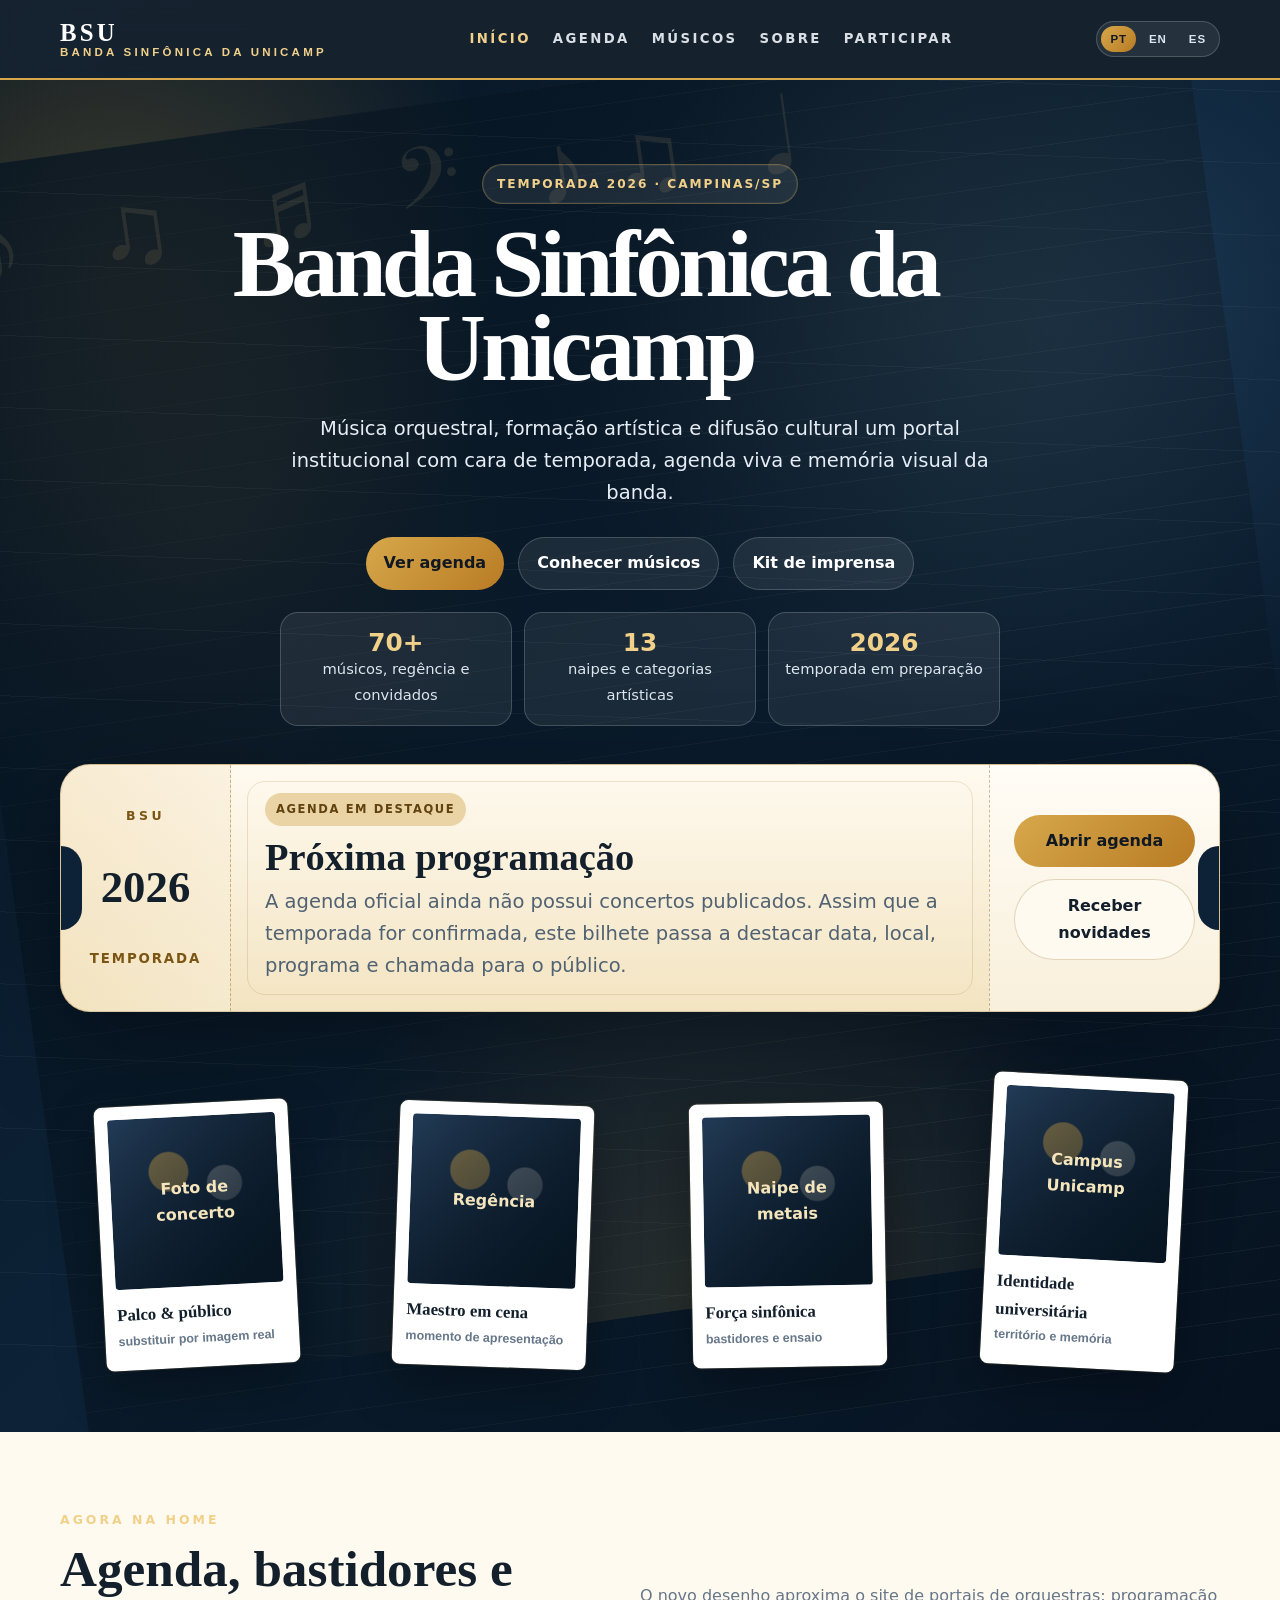
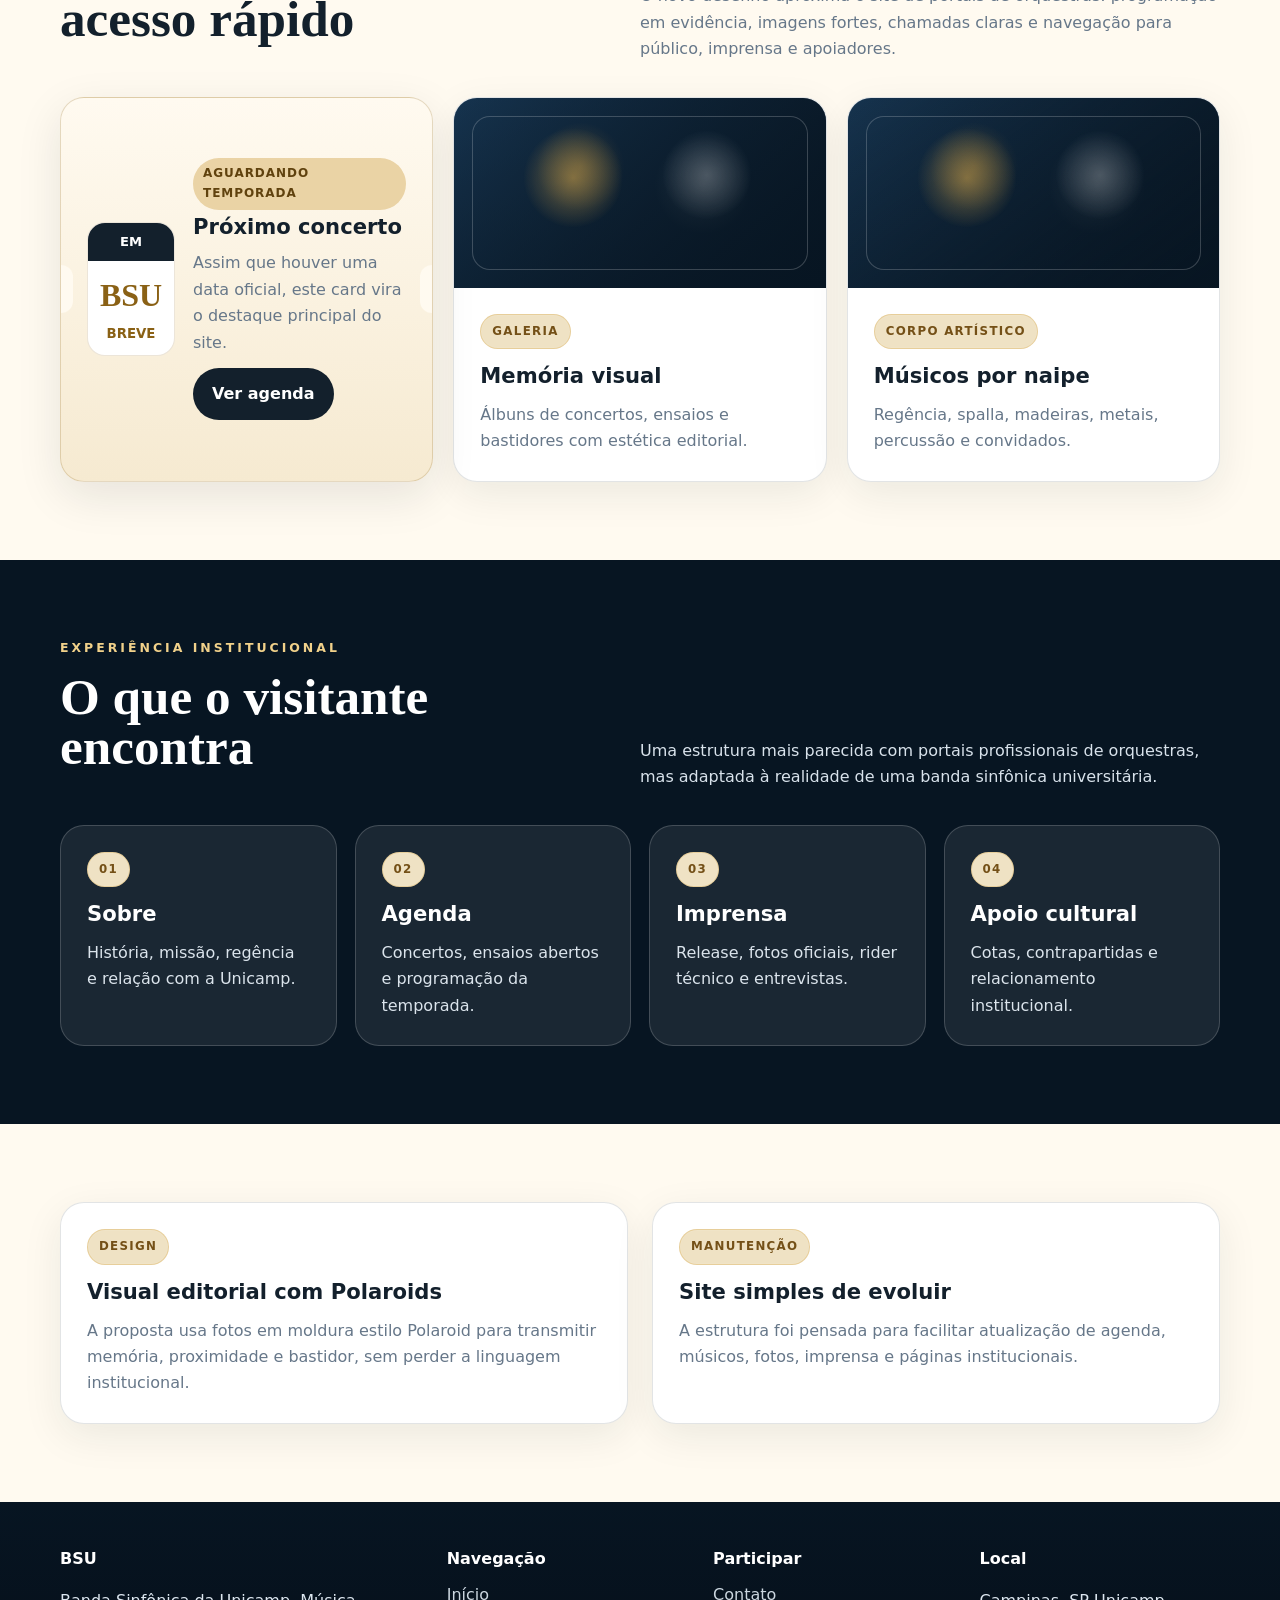
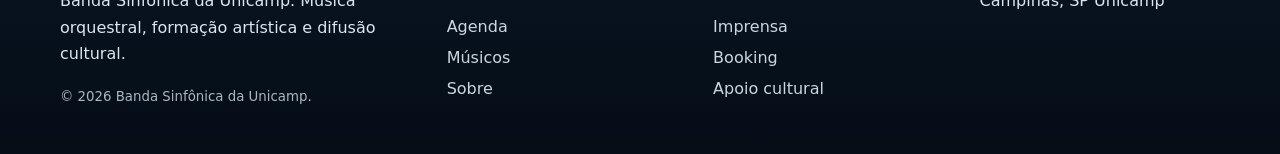
<file: index.html>
<!doctype html>
<html lang="pt-BR">
<head>
  <meta charset="utf-8">
  <meta name="viewport" content="width=device-width, initial-scale=1">
  <meta name="description" content="Site institucional da Banda Sinfônica da Unicamp com design editorial, agenda em destaque, músicos, imprensa e contato.">
  <title>BSU — Banda Sinfônica da Unicamp</title>
  <link rel="stylesheet" href="assets/css/style.css">
  <link rel="stylesheet" href="assets/css/theater.css">
  <link rel="stylesheet" href="assets/css/score-motion.css">
</head>
<body>
  <header class="site-header">
    <div class="container nav">
      <a class="brand" href="index.html"><strong>BSU</strong><span>Banda Sinfônica da Unicamp</span></a>
      <nav class="menu" aria-label="Navegação principal"><a class="active" href="index.html">Início</a><a href="agenda.html">Agenda</a><a href="musicos.html">Músicos</a><a href="sobre.html">Sobre</a><a href="contato.html">Participar</a></nav>
      <details class="mobile-menu"><summary class="hamb" aria-label="Abrir menu"><span></span></summary><nav class="mobile-panel" aria-label="Menu mobile"><a class="active" href="index.html">Início</a><a href="agenda.html">Agenda</a><a href="musicos.html">Músicos</a><a href="sobre.html">Sobre</a><a href="contato.html">Participar</a></nav></details>
    </div>
  </header>

  <main>
    <section class="home-hero">
      <div class="container home-hero-grid hero-centered">
        <div>
          <div class="home-kicker">Temporada 2026 · Campinas/SP</div>
          <h1>Banda Sinfônica da Unicamp</h1>
          <p>Música orquestral, formação artística e difusão cultural — um portal institucional com cara de temporada, agenda viva e memória visual da banda.</p>
          <div class="actions"><a class="btn primary" href="agenda.html">Ver agenda</a><a class="btn" href="musicos.html">Conhecer músicos</a><a class="btn" href="imprensa.html">Kit de imprensa</a></div>
          <div class="hero-note" aria-label="Destaques institucionais"><div><b>70+</b><span>músicos, regência e convidados</span></div><div><b>13</b><span>naipes e categorias artísticas</span></div><div><b>2026</b><span>temporada em preparação</span></div></div>
        </div>
      </div>

      <aside class="container ticket-strip" aria-label="Agenda em destaque">
        <div class="ticket-stub"><span>BSU</span><strong>2026</strong><small>temporada</small></div>
        <div class="ticket-main">
          <span class="ticket-label">Agenda em destaque</span>
          <h2>Próxima programação</h2>
          <p>A agenda oficial ainda não possui concertos publicados. Assim que a temporada for confirmada, este bilhete passa a destacar data, local, programa e chamada para o público.</p>
        </div>
        <div class="ticket-actions">
          <a class="ticket-button primary" href="agenda.html">Abrir agenda</a>
          <a class="ticket-button" href="contato.html">Receber novidades</a>
        </div>
      </aside>

      <div class="container polaroid-stage" aria-label="Memória visual em estilo polaroid"><div class="polaroid-stack"><figure class="polaroid"><div class="photo">Foto de concerto</div><figcaption>Palco & público<small>substituir por imagem real</small></figcaption></figure><figure class="polaroid"><div class="photo">Regência</div><figcaption>Maestro em cena<small>momento de apresentação</small></figcaption></figure><figure class="polaroid"><div class="photo">Naipe de metais</div><figcaption>Força sinfônica<small>bastidores e ensaio</small></figcaption></figure><figure class="polaroid"><div class="photo">Campus Unicamp</div><figcaption>Identidade universitária<small>território e memória</small></figcaption></figure></div></div>
    </section>

    <section class="section"><div class="container"><div class="section-title"><div><div class="eyebrow">Agora na home</div><h2>Agenda, bastidores e acesso rápido</h2></div><p>O novo desenho aproxima o site de portais de orquestras: programação em evidência, imagens fortes, chamadas claras e navegação para público, imprensa e apoiadores.</p></div><div class="grid-3"><article class="card agenda-card"><div class="agenda-date"><b>Em</b><span>BSU</span><small>breve</small></div><div class="agenda-copy"><span class="status">aguardando temporada</span><h3>Próximo concerto</h3><p>Assim que houver uma data oficial, este card vira o destaque principal do site.</p><a class="btn dark" href="agenda.html">Ver agenda</a></div></article><a class="card featured" href="galeria.html"><div class="card-media"></div><div class="card-body"><span class="tag">Galeria</span><h3>Memória visual</h3><p>Álbuns de concertos, ensaios e bastidores com estética editorial.</p></div></a><a class="card featured" href="musicos.html"><div class="card-media"></div><div class="card-body"><span class="tag">Corpo artístico</span><h3>Músicos por naipe</h3><p>Regência, spalla, madeiras, metais, percussão e convidados.</p></div></a></div></div></section>
    <section class="section navy"><div class="container"><div class="section-title"><div><div class="eyebrow">Experiência institucional</div><h2>O que o visitante encontra</h2></div><p>Uma estrutura mais parecida com portais profissionais de orquestras, mas adaptada à realidade de uma banda sinfônica universitária.</p></div><div class="grid-4"><a class="card" href="sobre.html"><span class="tag">01</span><h3>Sobre</h3><p>História, missão, regência e relação com a Unicamp.</p></a><a class="card" href="agenda.html"><span class="tag">02</span><h3>Agenda</h3><p>Concertos, ensaios abertos e programação da temporada.</p></a><a class="card" href="imprensa.html"><span class="tag">03</span><h3>Imprensa</h3><p>Release, fotos oficiais, rider técnico e entrevistas.</p></a><a class="card" href="patrocinio.html"><span class="tag">04</span><h3>Apoio cultural</h3><p>Cotas, contrapartidas e relacionamento institucional.</p></a></div></div></section>
    <section class="section"><div class="container grid-2"><div class="card"><span class="tag">Design</span><h3>Visual editorial com Polaroids</h3><p>A proposta usa fotos em moldura estilo Polaroid para transmitir memória, proximidade e bastidor, sem perder a linguagem institucional.</p></div><div class="card"><span class="tag">Manutenção</span><h3>Site simples de evoluir</h3><p>A estrutura foi pensada para facilitar atualização de agenda, músicos, fotos, imprensa e páginas institucionais.</p></div></div></section>
  </main>

  <footer class="footer"><div class="container footer-grid"><div><h4>BSU</h4><p>Banda Sinfônica da Unicamp. Música orquestral, formação artística e difusão cultural.</p><small>© 2026 Banda Sinfônica da Unicamp.</small></div><div><h4>Navegação</h4><a href="index.html">Início</a><a href="agenda.html">Agenda</a><a href="musicos.html">Músicos</a><a href="sobre.html">Sobre</a></div><div><h4>Participar</h4><a href="contato.html">Contato</a><a href="imprensa.html">Imprensa</a><a href="booking.html">Booking</a><a href="patrocinio.html">Apoio cultural</a></div><div><h4>Local</h4><p>Campinas, SP — Unicamp</p></div></div></footer>
  <script src="assets/js/page-transition.js" defer></script>
</body>
</html>
</file>
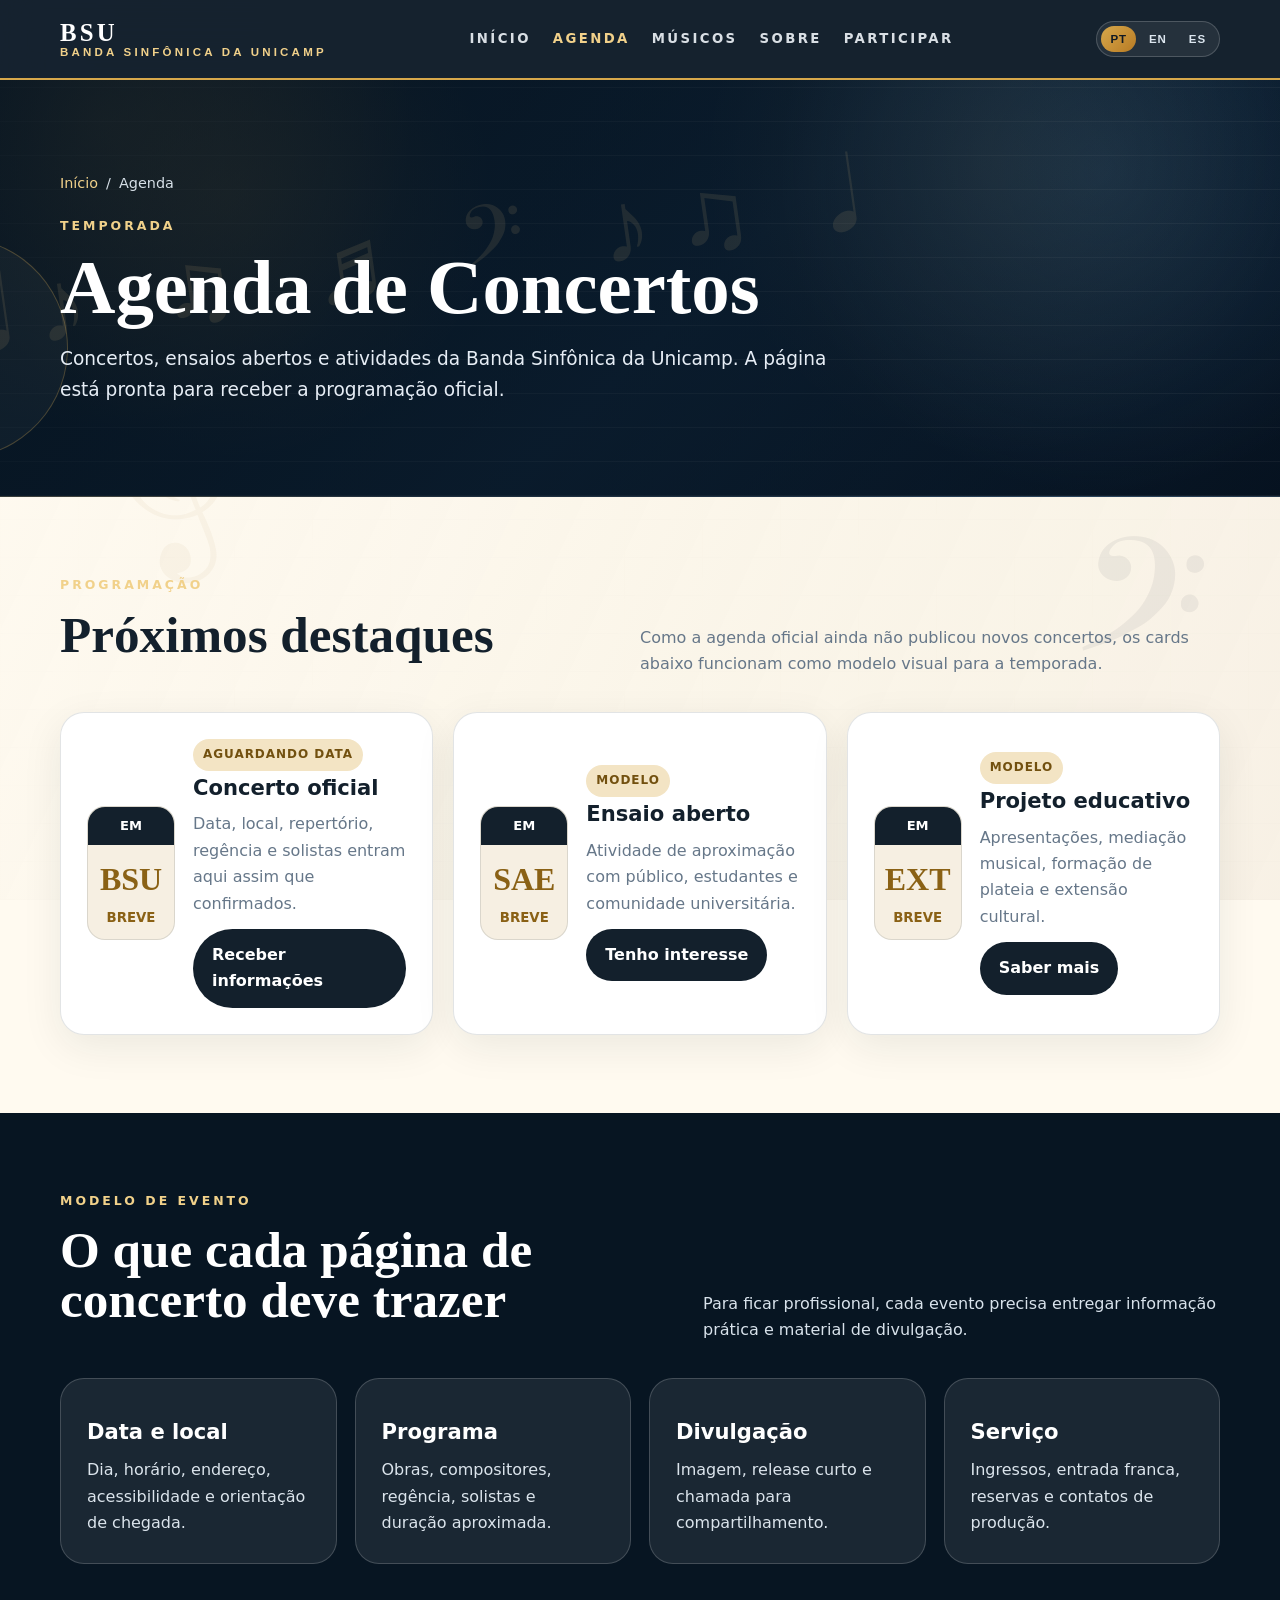
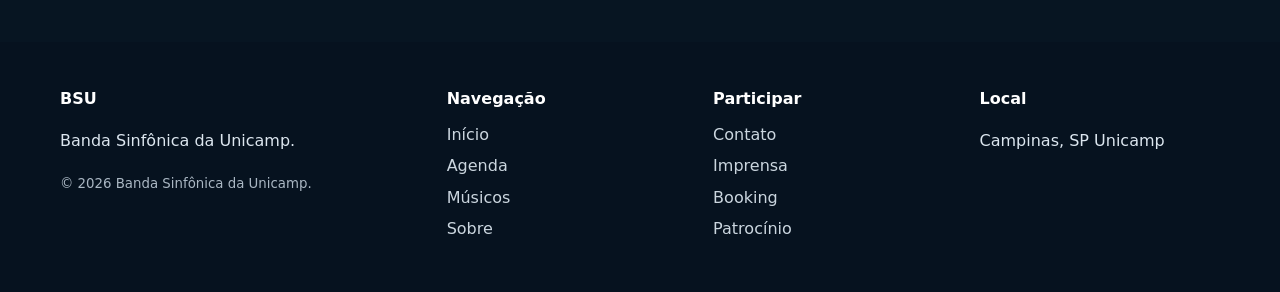
<file: agenda.html>
<!doctype html>
<html lang="pt-BR">
<head><meta charset="utf-8"><meta name="viewport" content="width=device-width, initial-scale=1"><meta name="description" content="Agenda de concertos e atividades da Banda Sinfônica da Unicamp."><title>Agenda — BSU</title><link rel="stylesheet" href="assets/css/style.css"><link rel="stylesheet" href="assets/css/score-motion.css"></head>
<body>
<header class="site-header"><div class="container nav"><a class="brand" href="index.html"><strong>BSU</strong><span>Banda Sinfônica da Unicamp</span></a><nav class="menu"><a href="index.html">Início</a><a class="active" href="agenda.html">Agenda</a><a href="musicos.html">Músicos</a><a href="sobre.html">Sobre</a><a href="contato.html">Participar</a></nav><details class="mobile-menu"><summary class="hamb" aria-label="Abrir menu"><span></span></summary><nav class="mobile-panel"><a href="index.html">Início</a><a class="active" href="agenda.html">Agenda</a><a href="musicos.html">Músicos</a><a href="sobre.html">Sobre</a><a href="contato.html">Participar</a></nav></details></div></header>
<main><section class="page-hero"><div class="container"><div class="breadcrumb"><a href="index.html">Início</a><span>/</span><span>Agenda</span></div><div class="eyebrow">Temporada</div><h1>Agenda de Concertos</h1><p>Concertos, ensaios abertos e atividades da Banda Sinfônica da Unicamp. A página está pronta para receber a programação oficial.</p></div></section><section class="section"><div class="container"><div class="section-title"><div><div class="eyebrow">Programação</div><h2>Próximos destaques</h2></div><p>Como a agenda oficial ainda não publicou novos concertos, os cards abaixo funcionam como modelo visual para a temporada.</p></div><div class="grid-3"><article class="card agenda-card"><div class="agenda-date"><b>Em</b><span>BSU</span><small>breve</small></div><div class="agenda-copy"><span class="status">aguardando data</span><h3>Concerto oficial</h3><p>Data, local, repertório, regência e solistas entram aqui assim que confirmados.</p><a class="btn dark" href="contato.html">Receber informações</a></div></article><article class="card agenda-card"><div class="agenda-date"><b>Em</b><span>SAE</span><small>breve</small></div><div class="agenda-copy"><span class="status">modelo</span><h3>Ensaio aberto</h3><p>Atividade de aproximação com público, estudantes e comunidade universitária.</p><a class="btn dark" href="contato.html">Tenho interesse</a></div></article><article class="card agenda-card"><div class="agenda-date"><b>Em</b><span>EXT</span><small>breve</small></div><div class="agenda-copy"><span class="status">modelo</span><h3>Projeto educativo</h3><p>Apresentações, mediação musical, formação de plateia e extensão cultural.</p><a class="btn dark" href="contato.html">Saber mais</a></div></article></div></div></section><section class="section navy"><div class="container"><div class="section-title"><div><div class="eyebrow">Modelo de evento</div><h2>O que cada página de concerto deve trazer</h2></div><p>Para ficar profissional, cada evento precisa entregar informação prática e material de divulgação.</p></div><div class="grid-4"><article class="card"><h3>Data e local</h3><p>Dia, horário, endereço, acessibilidade e orientação de chegada.</p></article><article class="card"><h3>Programa</h3><p>Obras, compositores, regência, solistas e duração aproximada.</p></article><article class="card"><h3>Divulgação</h3><p>Imagem, release curto e chamada para compartilhamento.</p></article><article class="card"><h3>Serviço</h3><p>Ingressos, entrada franca, reservas e contatos de produção.</p></article></div></div></section></main>
<footer class="footer"><div class="container footer-grid"><div><h4>BSU</h4><p>Banda Sinfônica da Unicamp.</p><small>© 2026 Banda Sinfônica da Unicamp.</small></div><div><h4>Navegação</h4><a href="index.html">Início</a><a href="agenda.html">Agenda</a><a href="musicos.html">Músicos</a><a href="sobre.html">Sobre</a></div><div><h4>Participar</h4><a href="contato.html">Contato</a><a href="imprensa.html">Imprensa</a><a href="booking.html">Booking</a><a href="patrocinio.html">Patrocínio</a></div><div><h4>Local</h4><p>Campinas, SP — Unicamp</p></div></div></footer>
<script src="assets/js/page-transition.js" defer></script>
</body></html>
</file>
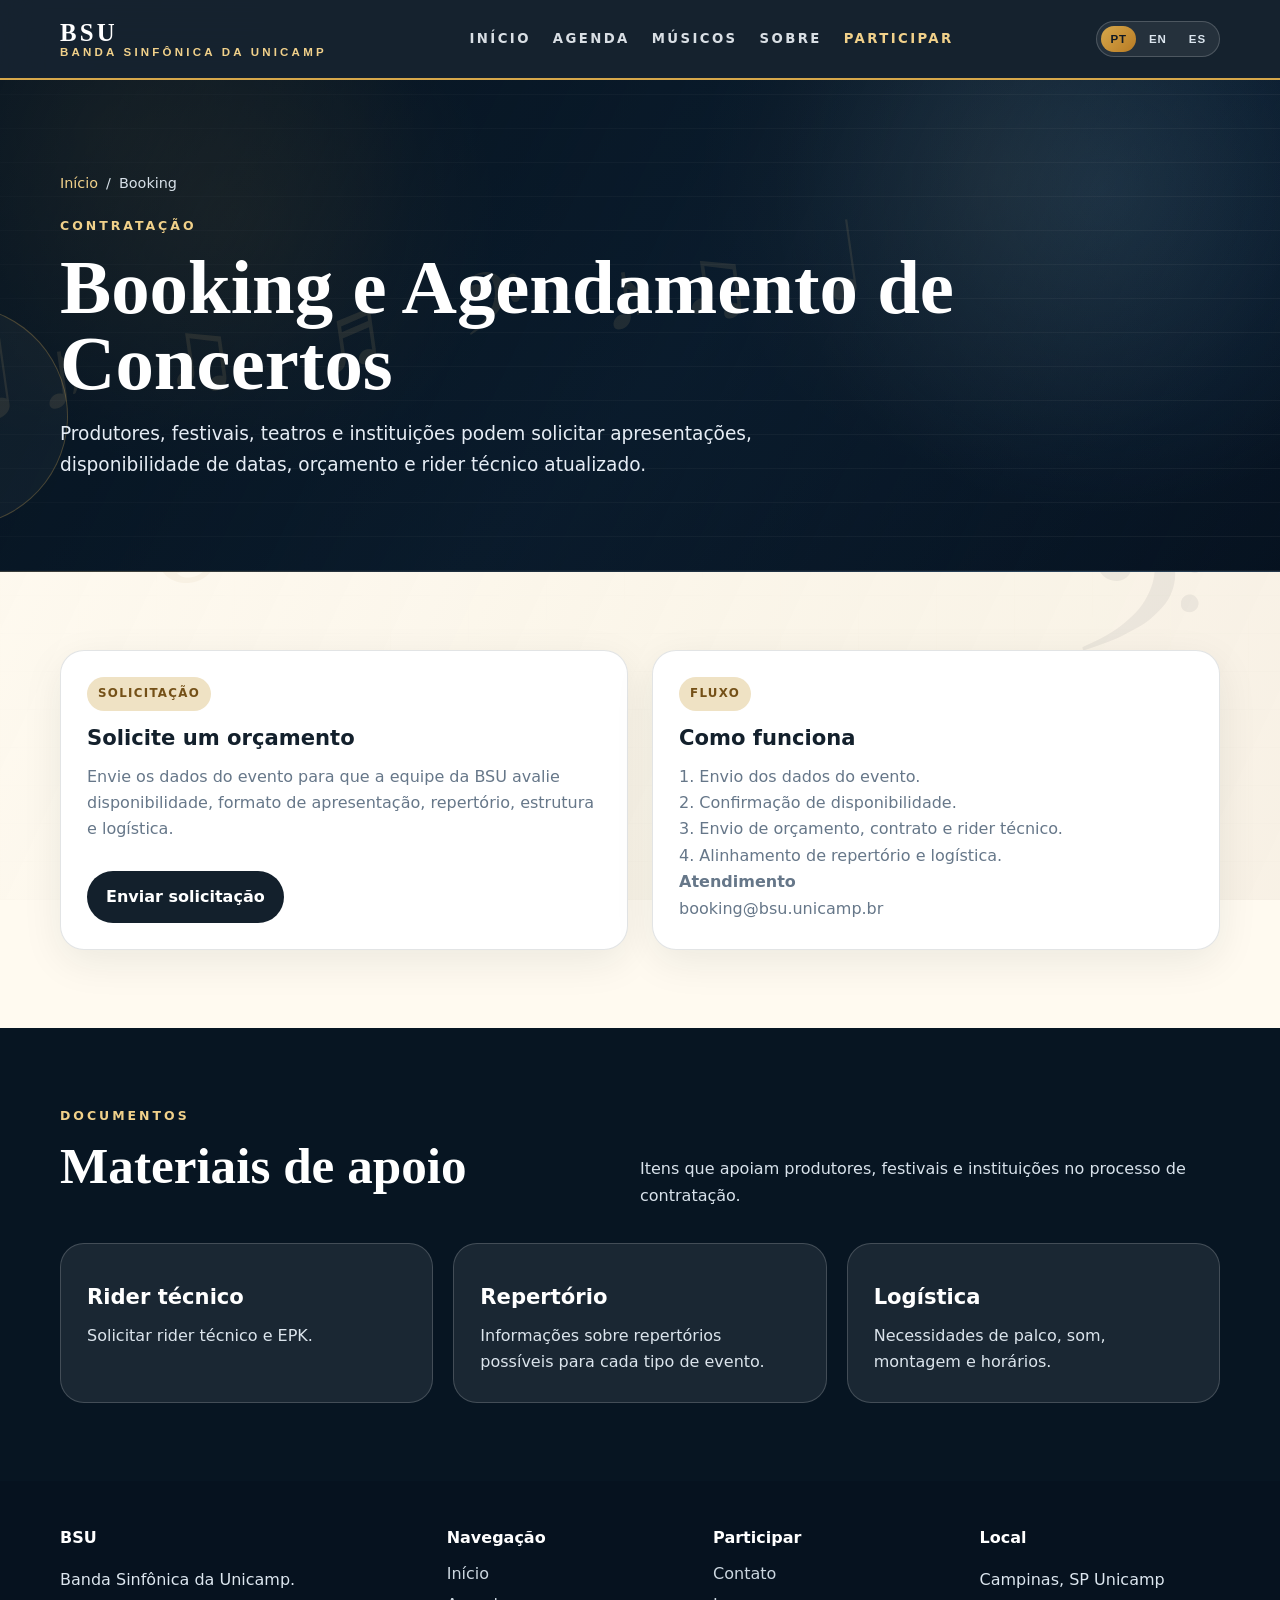
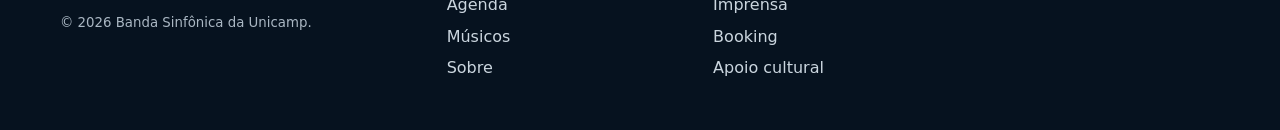
<file: booking.html>
<!doctype html>
<html lang="pt-BR">
<head><meta charset="utf-8"><meta name="viewport" content="width=device-width, initial-scale=1"><meta name="description" content="Booking e solicitação de apresentações da Banda Sinfônica da Unicamp."><title>Booking — BSU</title><link rel="stylesheet" href="assets/css/style.css"><link rel="stylesheet" href="assets/css/score-motion.css"></head>
<body>
<header class="site-header"><div class="container nav"><a class="brand" href="index.html"><strong>BSU</strong><span>Banda Sinfônica da Unicamp</span></a><nav class="menu"><a href="index.html">Início</a><a href="agenda.html">Agenda</a><a href="musicos.html">Músicos</a><a href="sobre.html">Sobre</a><a class="active" href="contato.html">Participar</a></nav><details class="mobile-menu"><summary class="hamb" aria-label="Abrir menu"><span></span></summary><nav class="mobile-panel"><a href="index.html">Início</a><a href="agenda.html">Agenda</a><a href="musicos.html">Músicos</a><a href="sobre.html">Sobre</a><a class="active" href="contato.html">Participar</a></nav></details></div></header>
<main><section class="page-hero"><div class="container"><div class="breadcrumb"><a href="index.html">Início</a><span>/</span><span>Booking</span></div><div class="eyebrow">Contratação</div><h1>Booking e Agendamento de Concertos</h1><p>Produtores, festivais, teatros e instituições podem solicitar apresentações, disponibilidade de datas, orçamento e rider técnico atualizado.</p></div></section><section class="section"><div class="container grid-2"><div class="card"><span class="tag">Solicitação</span><h3>Solicite um orçamento</h3><p>Envie os dados do evento para que a equipe da BSU avalie disponibilidade, formato de apresentação, repertório, estrutura e logística.</p><div class="actions"><a class="btn dark" href="mailto:booking@bsu.unicamp.br?subject=Solicitacao%20de%20booking%20BSU">Enviar solicitação</a></div></div><div class="card"><span class="tag">Fluxo</span><h3>Como funciona</h3><p>1. Envio dos dados do evento.<br>2. Confirmação de disponibilidade.<br>3. Envio de orçamento, contrato e rider técnico.<br>4. Alinhamento de repertório e logística.</p><p><strong>Atendimento</strong><br>booking@bsu.unicamp.br</p></div></div></section><section class="section navy"><div class="container"><div class="section-title"><div><div class="eyebrow">Documentos</div><h2>Materiais de apoio</h2></div><p>Itens que apoiam produtores, festivais e instituições no processo de contratação.</p></div><div class="grid-3"><a class="card" href="imprensa.html"><h3>Rider técnico</h3><p>Solicitar rider técnico e EPK.</p></a><article class="card"><h3>Repertório</h3><p>Informações sobre repertórios possíveis para cada tipo de evento.</p></article><article class="card"><h3>Logística</h3><p>Necessidades de palco, som, montagem e horários.</p></article></div></div></section></main>
<footer class="footer"><div class="container footer-grid"><div><h4>BSU</h4><p>Banda Sinfônica da Unicamp.</p><small>© 2026 Banda Sinfônica da Unicamp.</small></div><div><h4>Navegação</h4><a href="index.html">Início</a><a href="agenda.html">Agenda</a><a href="musicos.html">Músicos</a><a href="sobre.html">Sobre</a></div><div><h4>Participar</h4><a href="contato.html">Contato</a><a href="imprensa.html">Imprensa</a><a href="booking.html">Booking</a><a href="patrocinio.html">Apoio cultural</a></div><div><h4>Local</h4><p>Campinas, SP — Unicamp</p></div></div></footer>
<script src="assets/js/page-transition.js" defer></script>
</body></html>
</file>
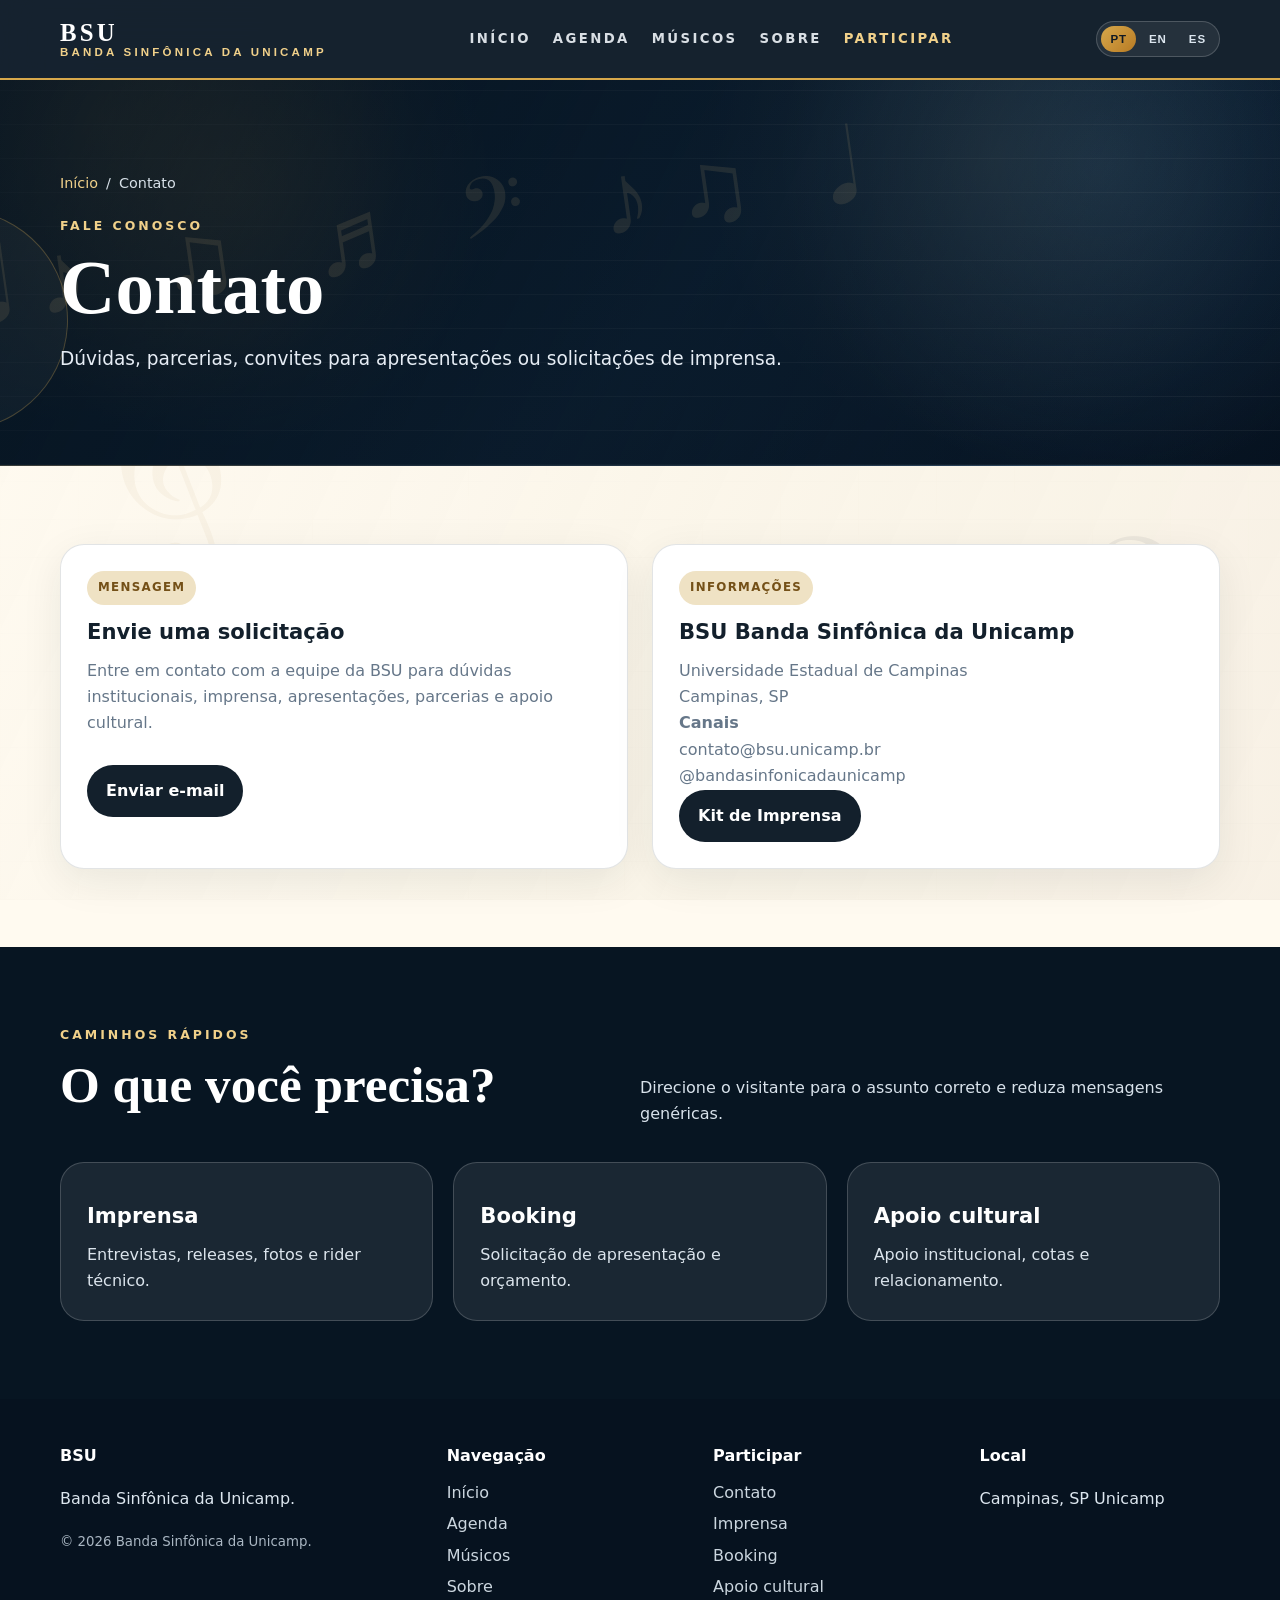
<file: contato.html>
<!doctype html>
<html lang="pt-BR">
<head><meta charset="utf-8"><meta name="viewport" content="width=device-width, initial-scale=1"><meta name="description" content="Contato da Banda Sinfônica da Unicamp para imprensa, parcerias e convites."><title>Contato — BSU</title><link rel="stylesheet" href="assets/css/style.css"><link rel="stylesheet" href="assets/css/score-motion.css"></head>
<body>
<header class="site-header"><div class="container nav"><a class="brand" href="index.html"><strong>BSU</strong><span>Banda Sinfônica da Unicamp</span></a><nav class="menu"><a href="index.html">Início</a><a href="agenda.html">Agenda</a><a href="musicos.html">Músicos</a><a href="sobre.html">Sobre</a><a class="active" href="contato.html">Participar</a></nav><details class="mobile-menu"><summary class="hamb" aria-label="Abrir menu"><span></span></summary><nav class="mobile-panel"><a href="index.html">Início</a><a href="agenda.html">Agenda</a><a href="musicos.html">Músicos</a><a href="sobre.html">Sobre</a><a class="active" href="contato.html">Participar</a></nav></details></div></header>
<main><section class="page-hero"><div class="container"><div class="breadcrumb"><a href="index.html">Início</a><span>/</span><span>Contato</span></div><div class="eyebrow">Fale conosco</div><h1>Contato</h1><p>Dúvidas, parcerias, convites para apresentações ou solicitações de imprensa.</p></div></section><section class="section"><div class="container grid-2"><div class="card"><span class="tag">Mensagem</span><h3>Envie uma solicitação</h3><p>Entre em contato com a equipe da BSU para dúvidas institucionais, imprensa, apresentações, parcerias e apoio cultural.</p><div class="actions"><a class="btn dark" href="mailto:contato@bsu.unicamp.br?subject=Contato%20BSU">Enviar e-mail</a></div></div><div class="card"><span class="tag">Informações</span><h3>BSU — Banda Sinfônica da Unicamp</h3><p>Universidade Estadual de Campinas<br>Campinas, SP</p><p><strong>Canais</strong><br>contato@bsu.unicamp.br<br>@bandasinfonicadaunicamp</p><p><a class="btn dark" href="imprensa.html">Kit de Imprensa</a></p></div></div></section><section class="section navy"><div class="container"><div class="section-title"><div><div class="eyebrow">Caminhos rápidos</div><h2>O que você precisa?</h2></div><p>Direcione o visitante para o assunto correto e reduza mensagens genéricas.</p></div><div class="grid-3"><a class="card" href="imprensa.html"><h3>Imprensa</h3><p>Entrevistas, releases, fotos e rider técnico.</p></a><a class="card" href="booking.html"><h3>Booking</h3><p>Solicitação de apresentação e orçamento.</p></a><a class="card" href="patrocinio.html"><h3>Apoio cultural</h3><p>Apoio institucional, cotas e relacionamento.</p></a></div></div></section></main>
<footer class="footer"><div class="container footer-grid"><div><h4>BSU</h4><p>Banda Sinfônica da Unicamp.</p><small>© 2026 Banda Sinfônica da Unicamp.</small></div><div><h4>Navegação</h4><a href="index.html">Início</a><a href="agenda.html">Agenda</a><a href="musicos.html">Músicos</a><a href="sobre.html">Sobre</a></div><div><h4>Participar</h4><a href="contato.html">Contato</a><a href="imprensa.html">Imprensa</a><a href="booking.html">Booking</a><a href="patrocinio.html">Apoio cultural</a></div><div><h4>Local</h4><p>Campinas, SP — Unicamp</p></div></div></footer>
<script src="assets/js/page-transition.js" defer></script>
</body></html>
</file>
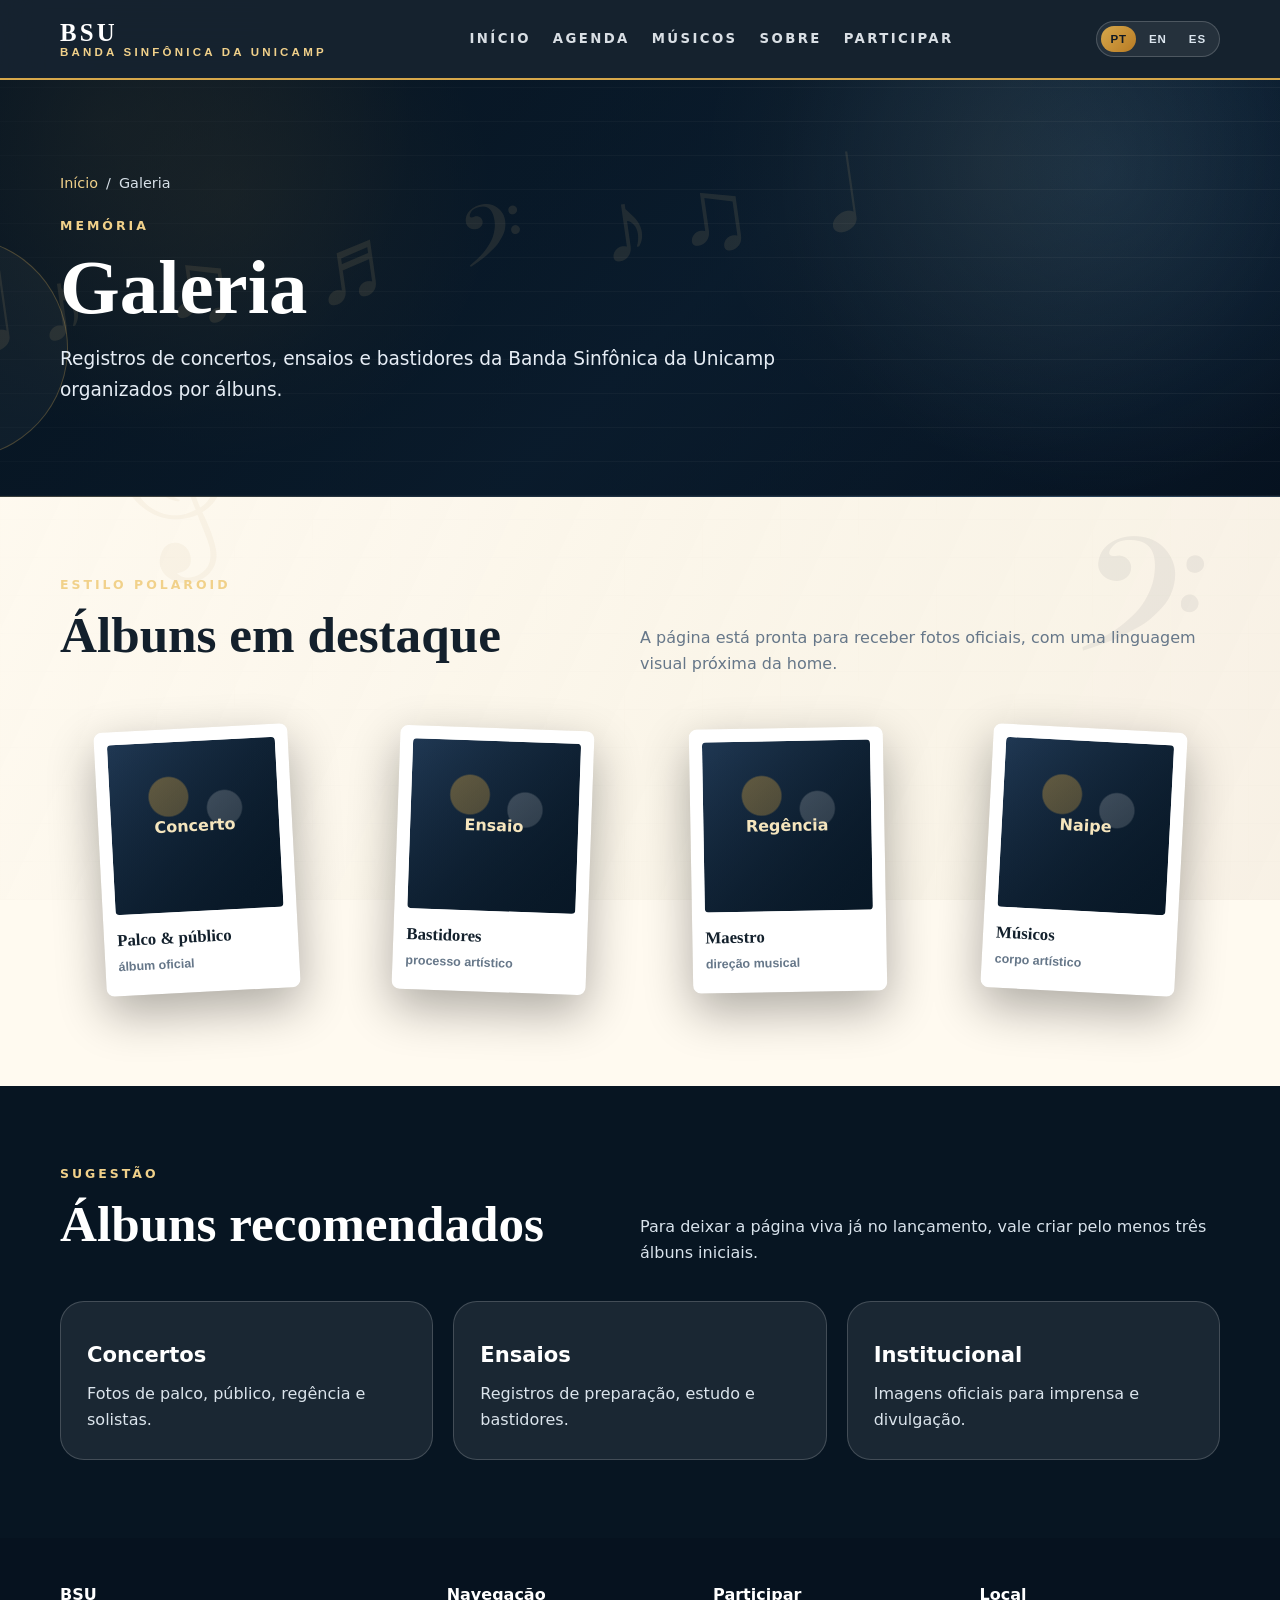
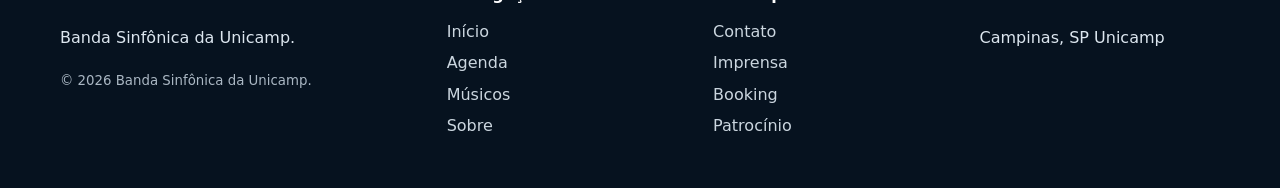
<file: galeria.html>
<!doctype html>
<html lang="pt-BR">
<head><meta charset="utf-8"><meta name="viewport" content="width=device-width, initial-scale=1"><meta name="description" content="Galeria de registros da Banda Sinfônica da Unicamp."><title>Galeria — BSU</title><link rel="stylesheet" href="assets/css/style.css"><link rel="stylesheet" href="assets/css/score-motion.css"></head>
<body>
<header class="site-header"><div class="container nav"><a class="brand" href="index.html"><strong>BSU</strong><span>Banda Sinfônica da Unicamp</span></a><nav class="menu"><a href="index.html">Início</a><a href="agenda.html">Agenda</a><a href="musicos.html">Músicos</a><a href="sobre.html">Sobre</a><a href="contato.html">Participar</a></nav><details class="mobile-menu"><summary class="hamb" aria-label="Abrir menu"><span></span></summary><nav class="mobile-panel"><a href="index.html">Início</a><a href="agenda.html">Agenda</a><a href="musicos.html">Músicos</a><a href="sobre.html">Sobre</a><a href="contato.html">Participar</a></nav></details></div></header>
<main><section class="page-hero"><div class="container"><div class="breadcrumb"><a href="index.html">Início</a><span>/</span><span>Galeria</span></div><div class="eyebrow">Memória</div><h1>Galeria</h1><p>Registros de concertos, ensaios e bastidores da Banda Sinfônica da Unicamp organizados por álbuns.</p></div></section><section class="section"><div class="container"><div class="section-title"><div><div class="eyebrow">Estilo Polaroid</div><h2>Álbuns em destaque</h2></div><p>A página está pronta para receber fotos oficiais, com uma linguagem visual próxima da home.</p></div><div class="polaroid-stack"><figure class="polaroid"><div class="photo">Concerto</div><figcaption>Palco & público<small>álbum oficial</small></figcaption></figure><figure class="polaroid"><div class="photo">Ensaio</div><figcaption>Bastidores<small>processo artístico</small></figcaption></figure><figure class="polaroid"><div class="photo">Regência</div><figcaption>Maestro<small>direção musical</small></figcaption></figure><figure class="polaroid"><div class="photo">Naipe</div><figcaption>Músicos<small>corpo artístico</small></figcaption></figure></div></div></section><section class="section navy"><div class="container"><div class="section-title"><div><div class="eyebrow">Sugestão</div><h2>Álbuns recomendados</h2></div><p>Para deixar a página viva já no lançamento, vale criar pelo menos três álbuns iniciais.</p></div><div class="grid-3"><article class="card"><h3>Concertos</h3><p>Fotos de palco, público, regência e solistas.</p></article><article class="card"><h3>Ensaios</h3><p>Registros de preparação, estudo e bastidores.</p></article><article class="card"><h3>Institucional</h3><p>Imagens oficiais para imprensa e divulgação.</p></article></div></div></section></main>
<footer class="footer"><div class="container footer-grid"><div><h4>BSU</h4><p>Banda Sinfônica da Unicamp.</p><small>© 2026 Banda Sinfônica da Unicamp.</small></div><div><h4>Navegação</h4><a href="index.html">Início</a><a href="agenda.html">Agenda</a><a href="musicos.html">Músicos</a><a href="sobre.html">Sobre</a></div><div><h4>Participar</h4><a href="contato.html">Contato</a><a href="imprensa.html">Imprensa</a><a href="booking.html">Booking</a><a href="patrocinio.html">Patrocínio</a></div><div><h4>Local</h4><p>Campinas, SP — Unicamp</p></div></div></footer>
<script src="assets/js/page-transition.js" defer></script>
</body></html>
</file>
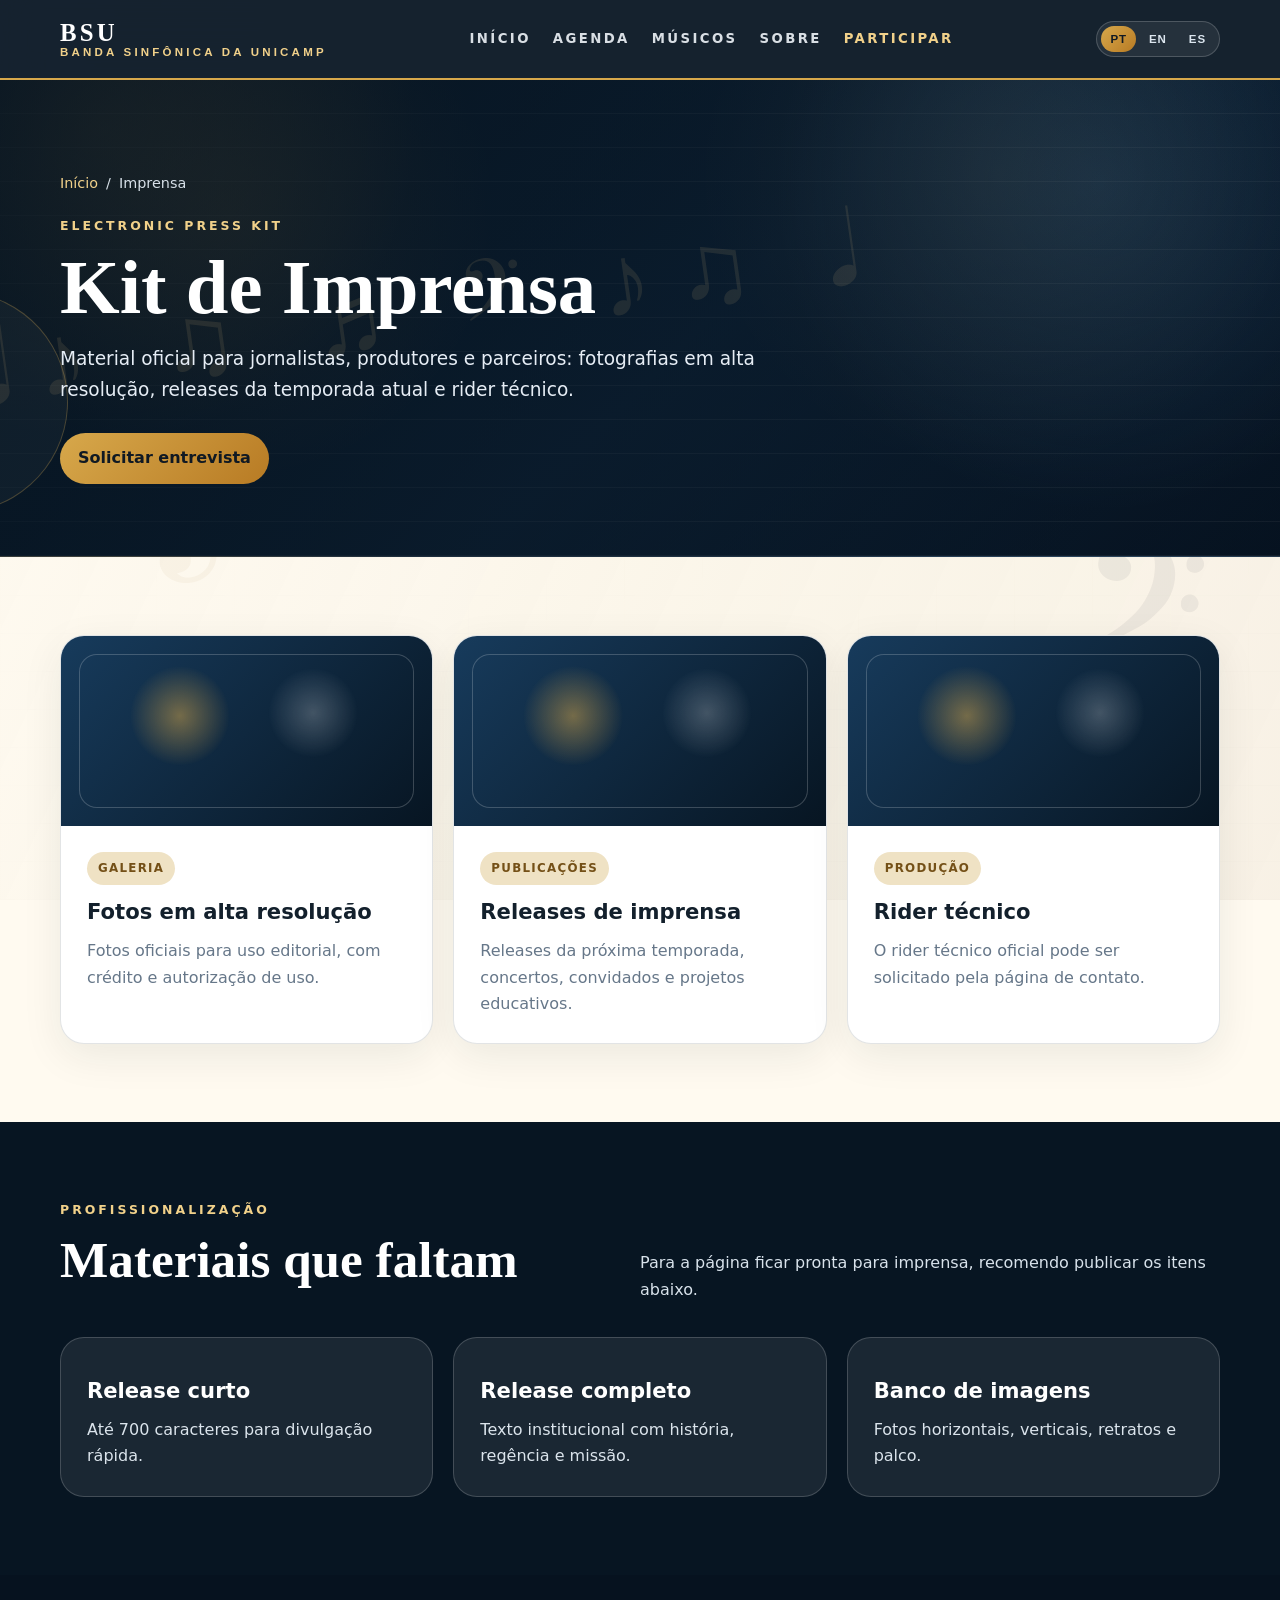
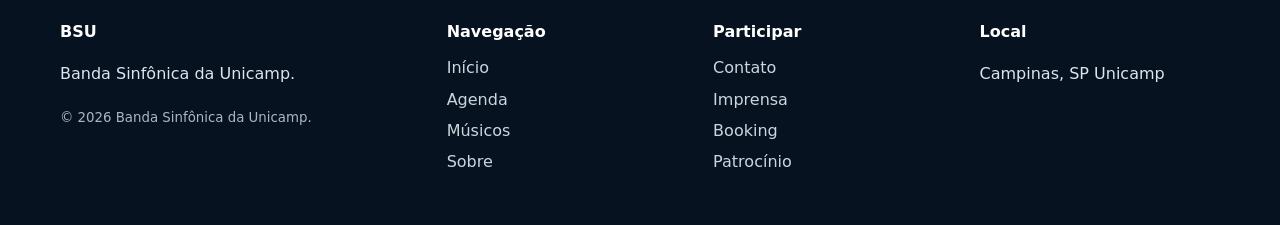
<file: imprensa.html>
<!doctype html>
<html lang="pt-BR">
<head><meta charset="utf-8"><meta name="viewport" content="width=device-width, initial-scale=1"><meta name="description" content="Kit de imprensa, releases e rider técnico da Banda Sinfônica da Unicamp."><title>Imprensa — BSU</title><link rel="stylesheet" href="assets/css/style.css"><link rel="stylesheet" href="assets/css/score-motion.css"></head>
<body>
<header class="site-header"><div class="container nav"><a class="brand" href="index.html"><strong>BSU</strong><span>Banda Sinfônica da Unicamp</span></a><nav class="menu"><a href="index.html">Início</a><a href="agenda.html">Agenda</a><a href="musicos.html">Músicos</a><a href="sobre.html">Sobre</a><a class="active" href="contato.html">Participar</a></nav><details class="mobile-menu"><summary class="hamb" aria-label="Abrir menu"><span></span></summary><nav class="mobile-panel"><a href="index.html">Início</a><a href="agenda.html">Agenda</a><a href="musicos.html">Músicos</a><a href="sobre.html">Sobre</a><a class="active" href="contato.html">Participar</a></nav></details></div></header>
<main><section class="page-hero"><div class="container"><div class="breadcrumb"><a href="index.html">Início</a><span>/</span><span>Imprensa</span></div><div class="eyebrow">Electronic Press Kit</div><h1>Kit de Imprensa</h1><p>Material oficial para jornalistas, produtores e parceiros: fotografias em alta resolução, releases da temporada atual e rider técnico.</p><div class="actions"><a class="btn primary" href="contato.html">Solicitar entrevista</a></div></div></section><section class="section"><div class="container"><div class="grid-3"><article class="card featured"><div class="card-media"></div><div class="card-body"><span class="tag">Galeria</span><h3>Fotos em alta resolução</h3><p>Fotos oficiais para uso editorial, com crédito e autorização de uso.</p></div></article><article class="card featured"><div class="card-media"></div><div class="card-body"><span class="tag">Publicações</span><h3>Releases de imprensa</h3><p>Releases da próxima temporada, concertos, convidados e projetos educativos.</p></div></article><article class="card featured"><div class="card-media"></div><div class="card-body"><span class="tag">Produção</span><h3>Rider técnico</h3><p>O rider técnico oficial pode ser solicitado pela página de contato.</p></div></article></div></div></section><section class="section navy"><div class="container"><div class="section-title"><div><div class="eyebrow">Profissionalização</div><h2>Materiais que faltam</h2></div><p>Para a página ficar pronta para imprensa, recomendo publicar os itens abaixo.</p></div><div class="grid-3"><article class="card"><h3>Release curto</h3><p>Até 700 caracteres para divulgação rápida.</p></article><article class="card"><h3>Release completo</h3><p>Texto institucional com história, regência e missão.</p></article><article class="card"><h3>Banco de imagens</h3><p>Fotos horizontais, verticais, retratos e palco.</p></article></div></div></section></main>
<footer class="footer"><div class="container footer-grid"><div><h4>BSU</h4><p>Banda Sinfônica da Unicamp.</p><small>© 2026 Banda Sinfônica da Unicamp.</small></div><div><h4>Navegação</h4><a href="index.html">Início</a><a href="agenda.html">Agenda</a><a href="musicos.html">Músicos</a><a href="sobre.html">Sobre</a></div><div><h4>Participar</h4><a href="contato.html">Contato</a><a href="imprensa.html">Imprensa</a><a href="booking.html">Booking</a><a href="patrocinio.html">Patrocínio</a></div><div><h4>Local</h4><p>Campinas, SP — Unicamp</p></div></div></footer>
<script src="assets/js/page-transition.js" defer></script>
</body></html>
</file>
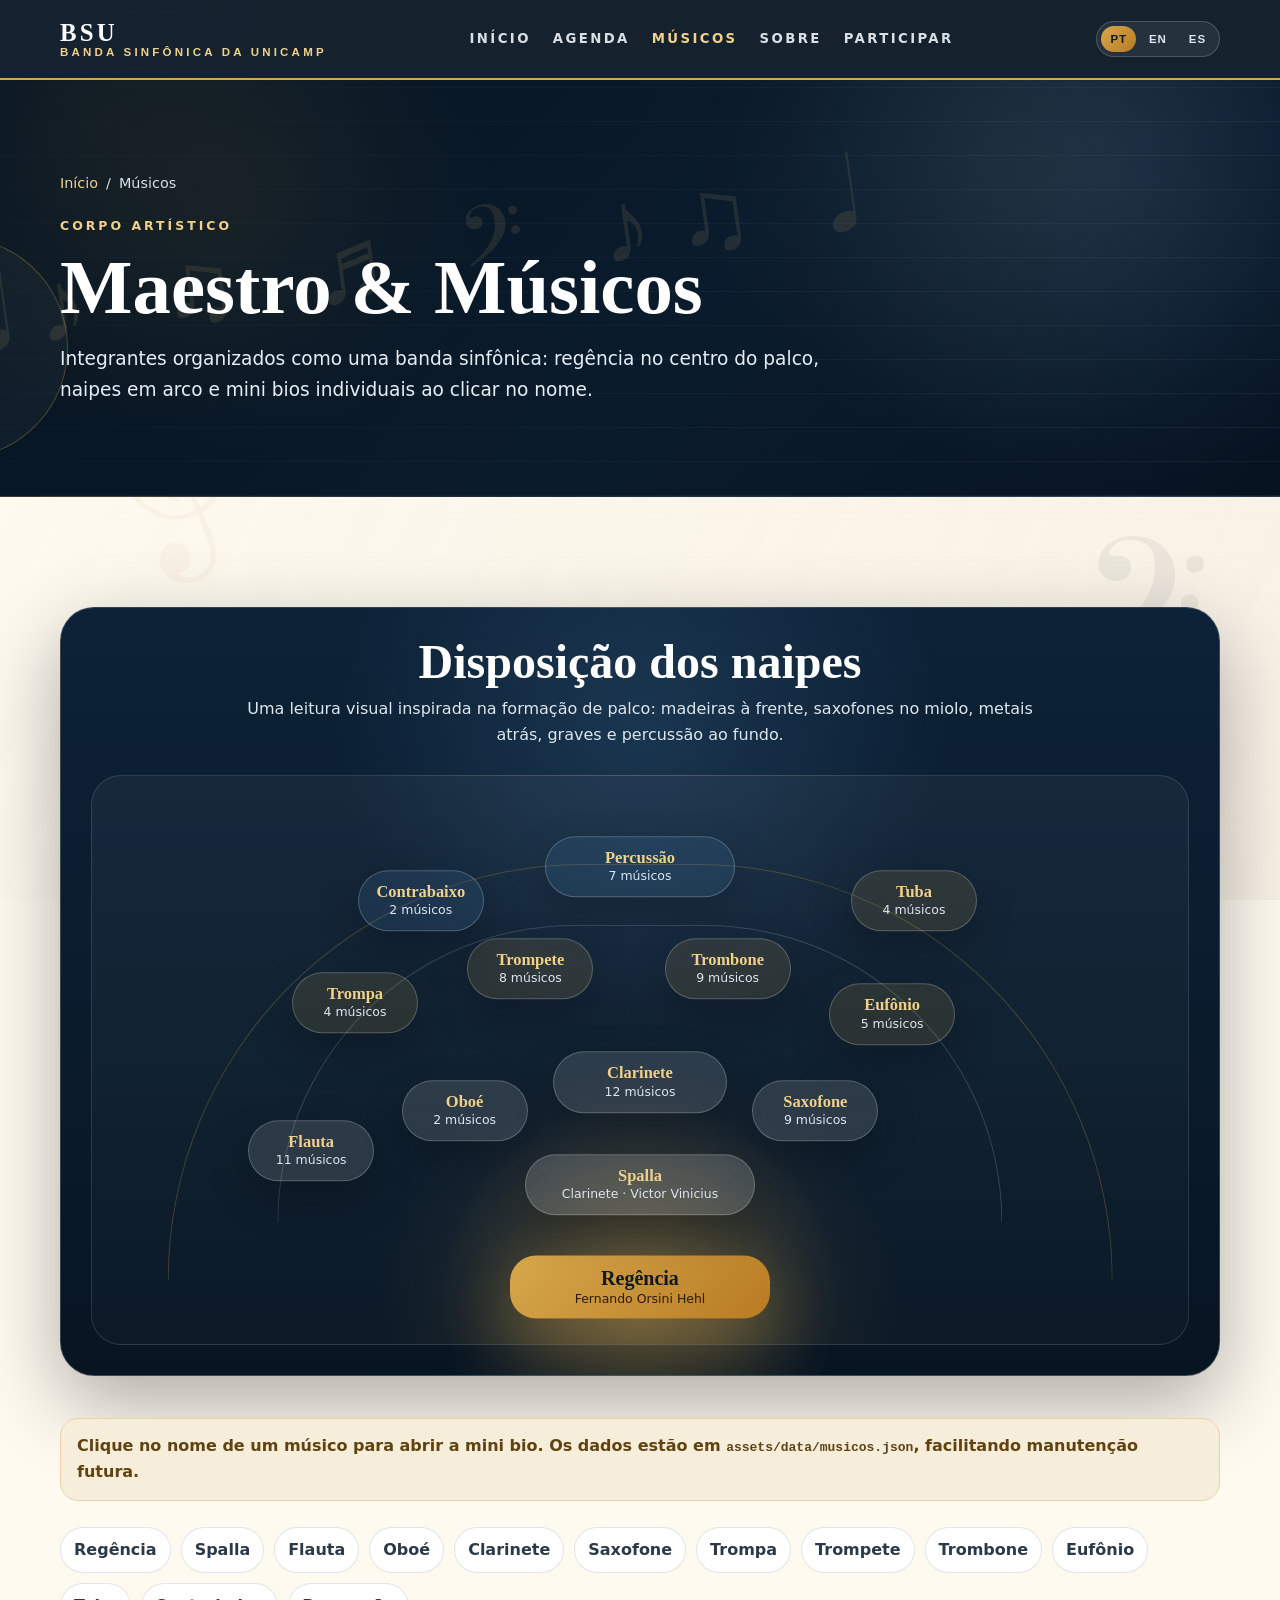
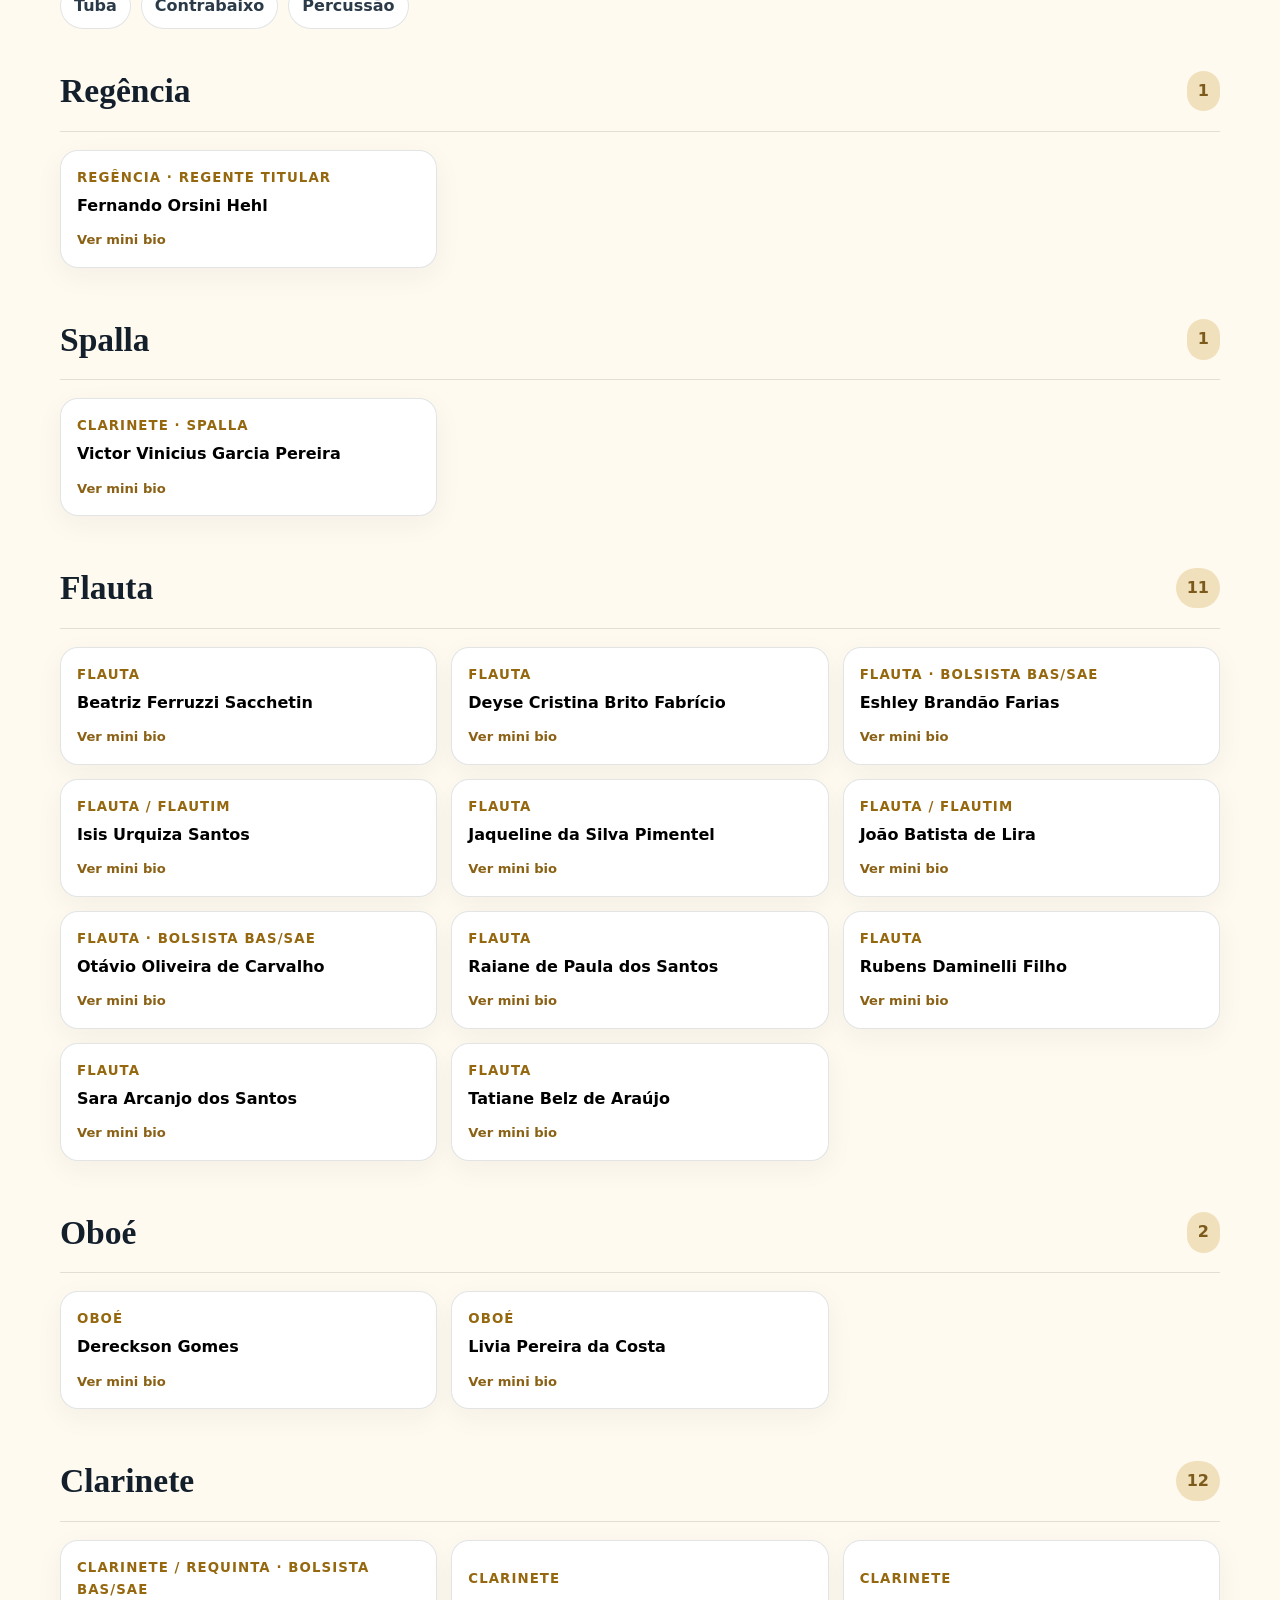
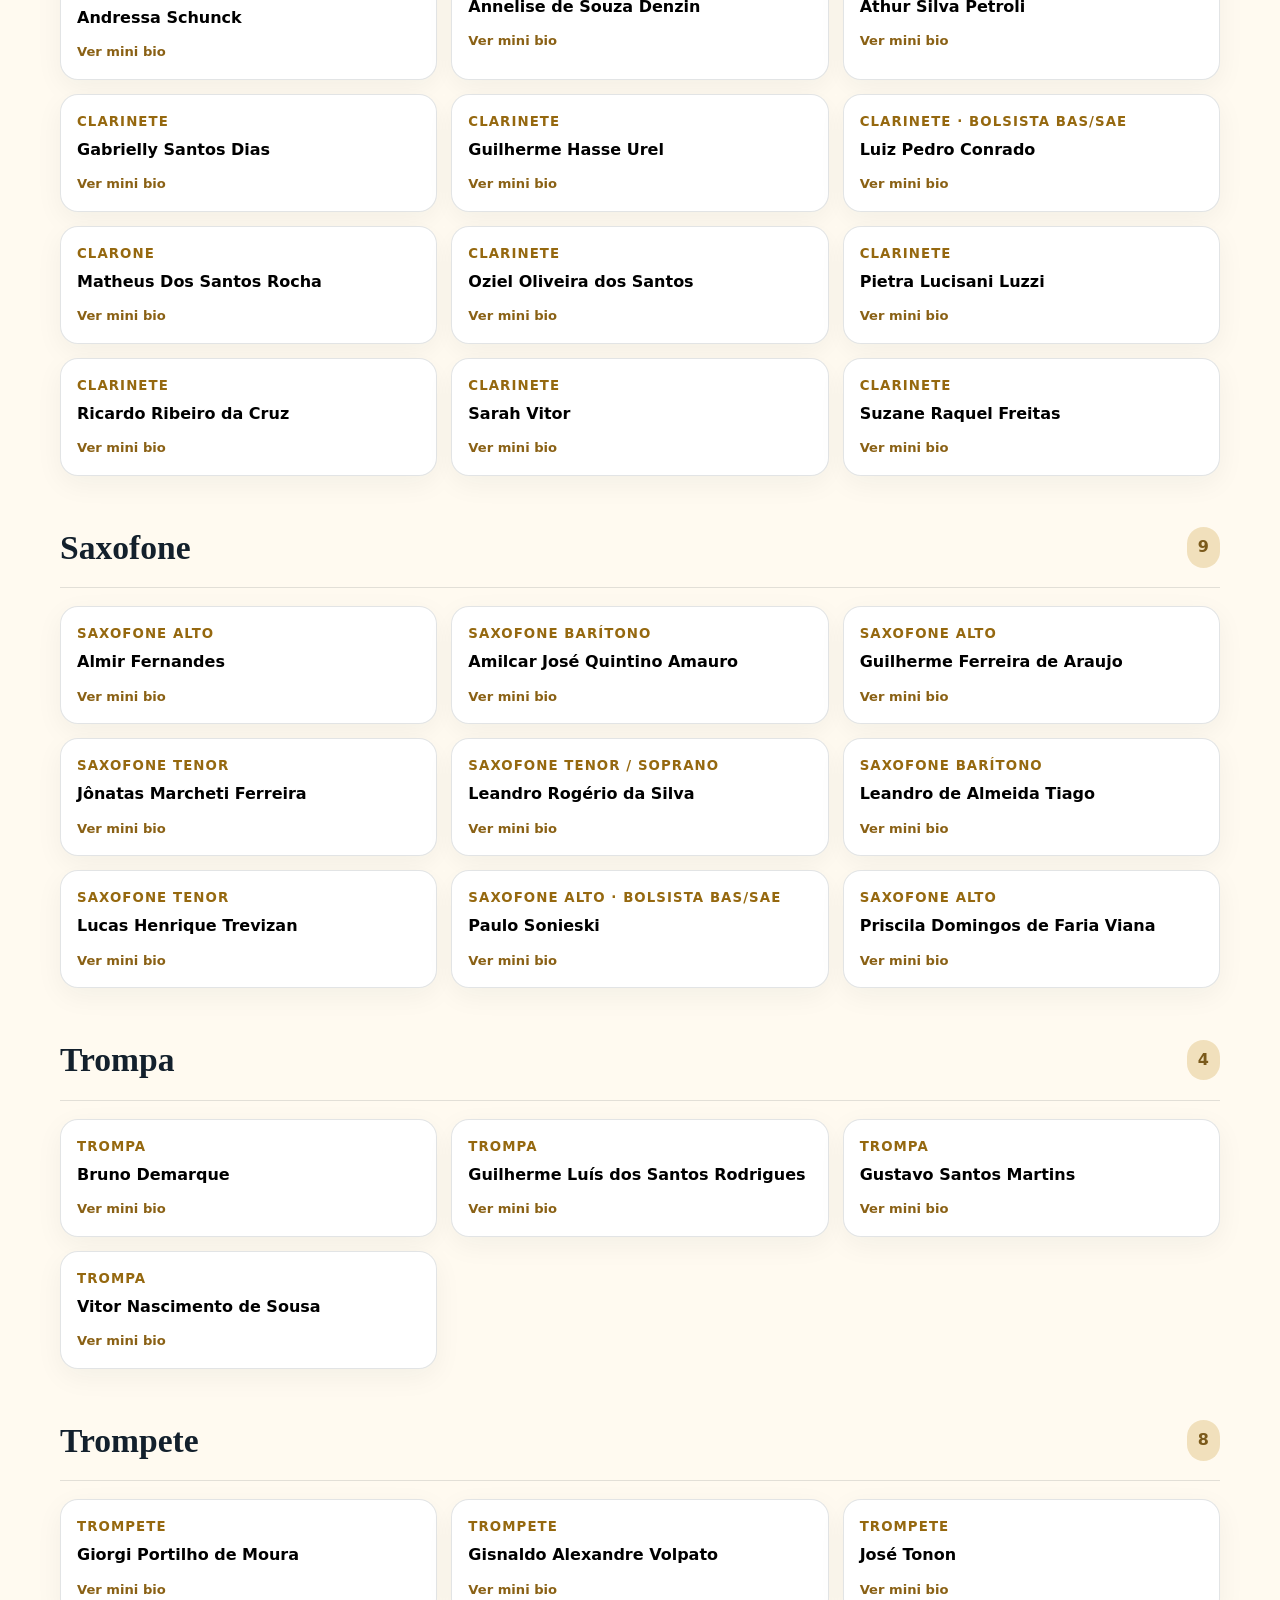
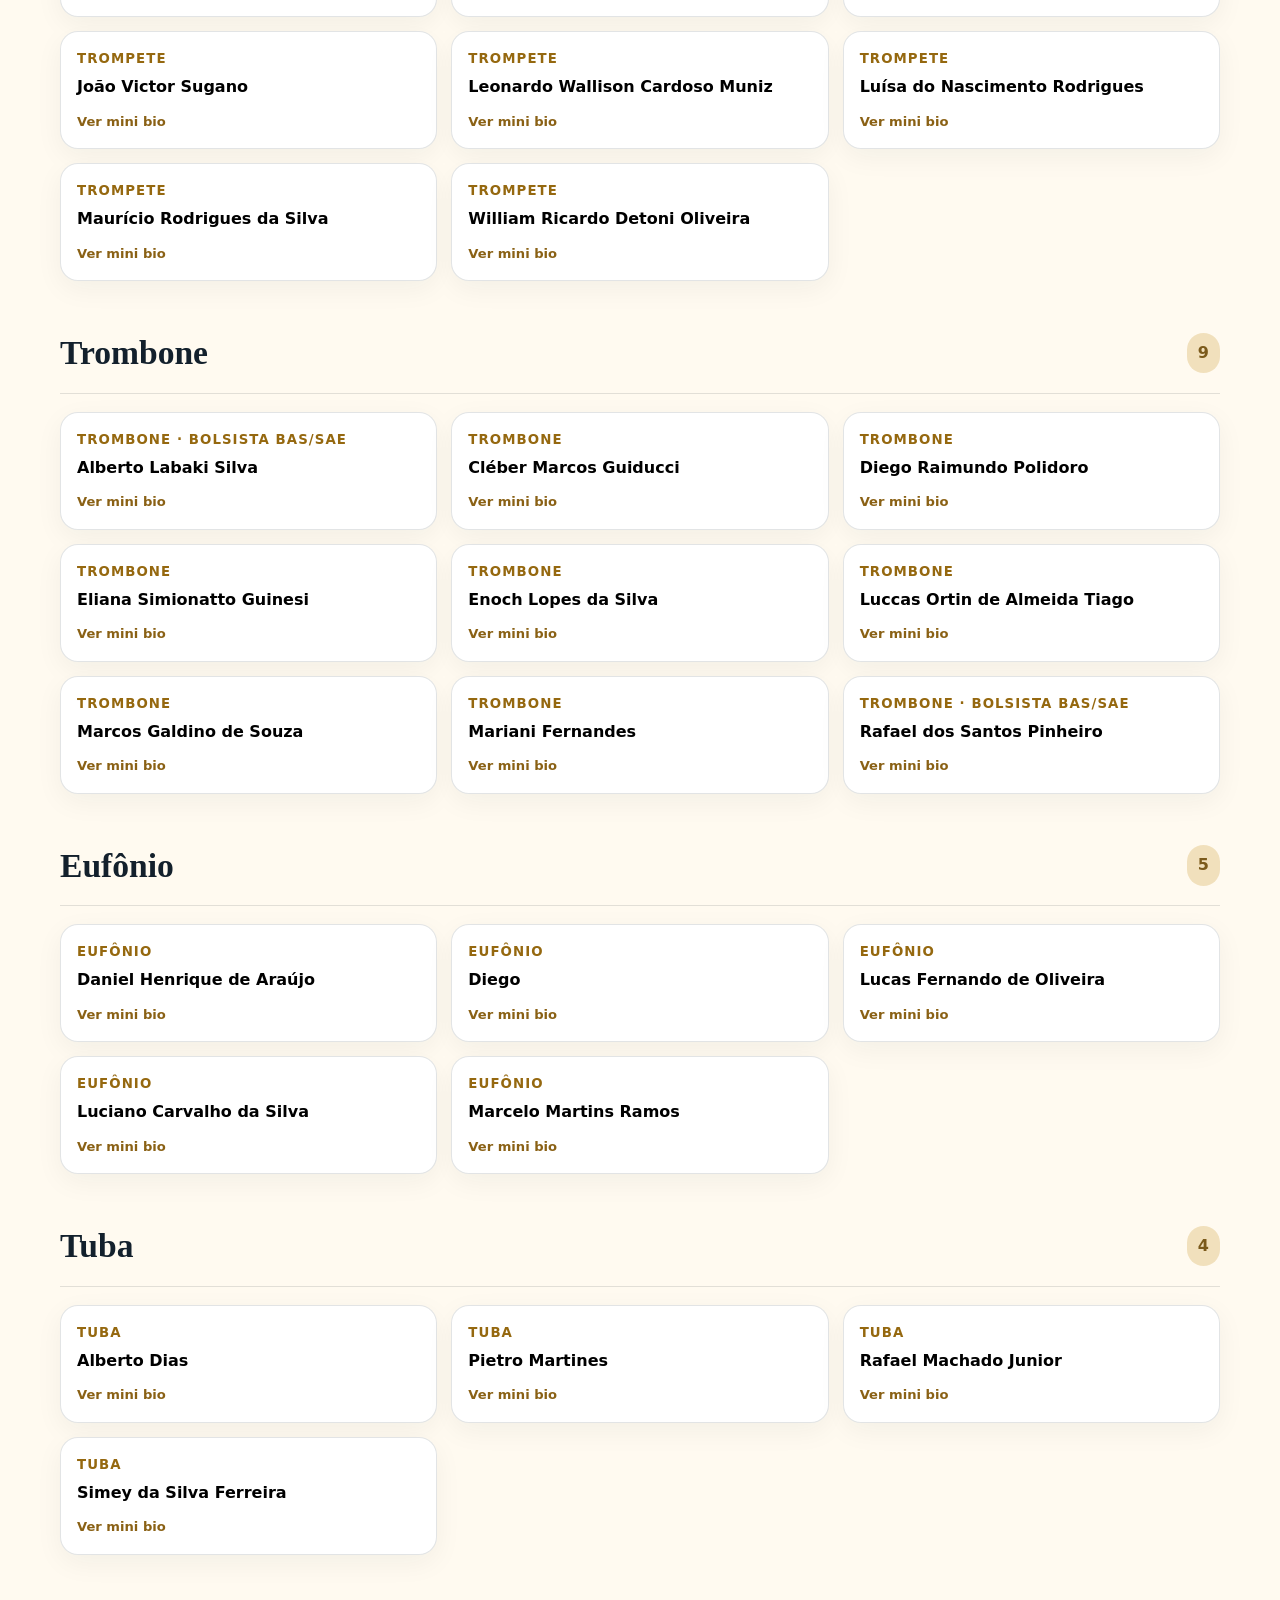
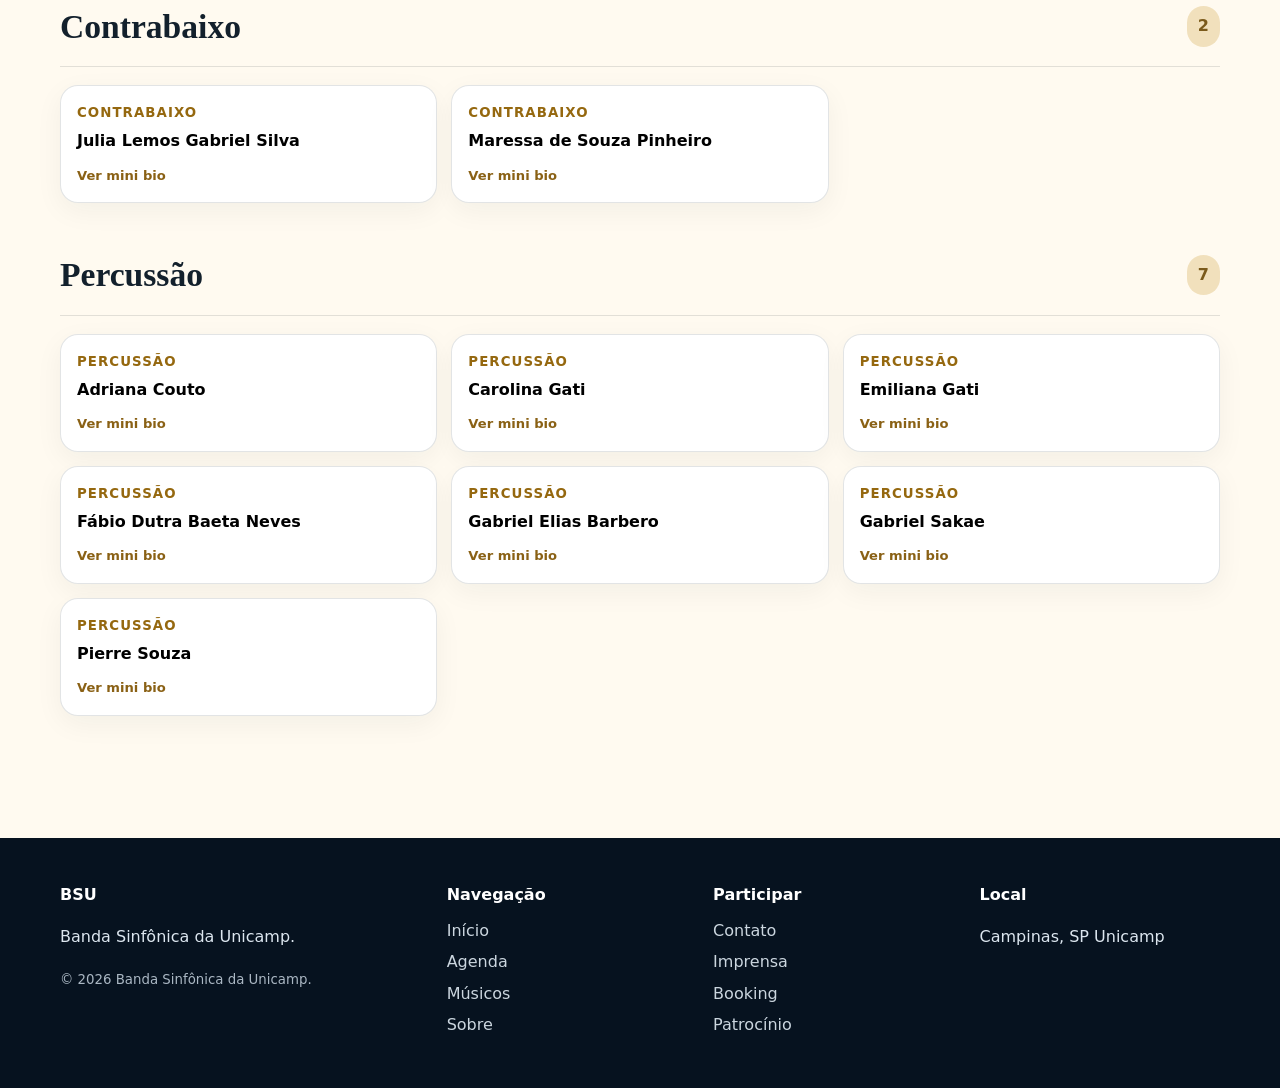
<file: musicos.html>
<!doctype html>
<html lang="pt-BR">
<head>
  <meta charset="utf-8">
  <meta name="viewport" content="width=device-width, initial-scale=1">
  <meta name="description" content="Corpo artístico da Banda Sinfônica da Unicamp organizado por naipes e instrumentos.">
  <title>Músicos — BSU</title>
  <link rel="stylesheet" href="assets/css/style.css">
  <link rel="stylesheet" href="assets/css/orchestra.css">
  <link rel="stylesheet" href="assets/css/score-motion.css">
</head>
<body>
<header class="site-header"><div class="container nav"><a class="brand" href="index.html"><strong>BSU</strong><span>Banda Sinfônica da Unicamp</span></a><nav class="menu"><a href="index.html">Início</a><a href="agenda.html">Agenda</a><a class="active" href="musicos.html">Músicos</a><a href="sobre.html">Sobre</a><a href="contato.html">Participar</a></nav><details class="mobile-menu"><summary class="hamb" aria-label="Abrir menu"><span></span></summary><nav class="mobile-panel"><a href="index.html">Início</a><a href="agenda.html">Agenda</a><a class="active" href="musicos.html">Músicos</a><a href="sobre.html">Sobre</a><a href="contato.html">Participar</a></nav></details></div></header>
<main>
  <section class="page-hero"><div class="container"><div class="breadcrumb"><a href="index.html">Início</a><span>/</span><span>Músicos</span></div><div class="eyebrow">Corpo artístico</div><h1>Maestro & Músicos</h1><p>Integrantes organizados como uma banda sinfônica: regência no centro do palco, naipes em arco e mini bios individuais ao clicar no nome.</p></div></section>
  <section class="section"><div class="container">
    <div class="orchestra-arc-stage" aria-label="Mapa visual dos naipes em arco"><h2>Disposição dos naipes</h2><p>Uma leitura visual inspirada na formação de palco: madeiras à frente, saxofones no miolo, metais atrás, graves e percussão ao fundo.</p><div class="arc-map"><a class="arc-seat conductor" href="#regencia"><strong>Regência</strong><span>Fernando Orsini Hehl</span></a><a class="arc-seat spalla" href="#spalla"><strong>Spalla</strong><span>Clarinete · Victor Vinicius</span></a><a class="arc-seat flauta family-madeiras" href="#flauta"><strong>Flauta</strong><span>11 músicos</span></a><a class="arc-seat oboe family-madeiras" href="#oboe"><strong>Oboé</strong><span>2 músicos</span></a><a class="arc-seat clarinete family-madeiras" href="#clarinete"><strong>Clarinete</strong><span>12 músicos</span></a><a class="arc-seat saxofone family-madeiras" href="#saxofone"><strong>Saxofone</strong><span>9 músicos</span></a><a class="arc-seat trompa family-metais" href="#trompa"><strong>Trompa</strong><span>4 músicos</span></a><a class="arc-seat trompete family-metais" href="#trompete"><strong>Trompete</strong><span>8 músicos</span></a><a class="arc-seat trombone family-metais" href="#trombone"><strong>Trombone</strong><span>9 músicos</span></a><a class="arc-seat eufonio family-metais" href="#eufonio"><strong>Eufônio</strong><span>5 músicos</span></a><a class="arc-seat tuba family-metais" href="#tuba"><strong>Tuba</strong><span>4 músicos</span></a><a class="arc-seat contrabaixo family-base" href="#contrabaixo"><strong>Contrabaixo</strong><span>2 músicos</span></a><a class="arc-seat percussao family-base" href="#percussao"><strong>Percussão</strong><span>7 músicos</span></a></div></div>
    <div class="notice">Clique no nome de um músico para abrir a mini bio. Os dados estão em <code>assets/data/musicos.json</code>, facilitando manutenção futura.</div>
    <div class="filters" aria-label="Filtro por categoria"><a href="#regencia">Regência</a><a href="#spalla">Spalla</a><a href="#flauta">Flauta</a><a href="#oboe">Oboé</a><a href="#clarinete">Clarinete</a><a href="#saxofone">Saxofone</a><a href="#trompa">Trompa</a><a href="#trompete">Trompete</a><a href="#trombone">Trombone</a><a href="#eufonio">Eufônio</a><a href="#tuba">Tuba</a><a href="#contrabaixo">Contrabaixo</a><a href="#percussao">Percussão</a></div>
    <div data-musician-roster></div>
  </div></section>
</main>
<div data-profile-root></div>
<footer class="footer"><div class="container footer-grid"><div><h4>BSU</h4><p>Banda Sinfônica da Unicamp.</p><small>© 2026 Banda Sinfônica da Unicamp.</small></div><div><h4>Navegação</h4><a href="index.html">Início</a><a href="agenda.html">Agenda</a><a href="musicos.html">Músicos</a><a href="sobre.html">Sobre</a></div><div><h4>Participar</h4><a href="contato.html">Contato</a><a href="imprensa.html">Imprensa</a><a href="booking.html">Booking</a><a href="patrocinio.html">Patrocínio</a></div><div><h4>Local</h4><p>Campinas, SP — Unicamp</p></div></div></footer>
<script src="assets/js/page-transition.js" defer></script>
<script src="assets/js/musicos.js" defer></script>
</body>
</html>
</file>
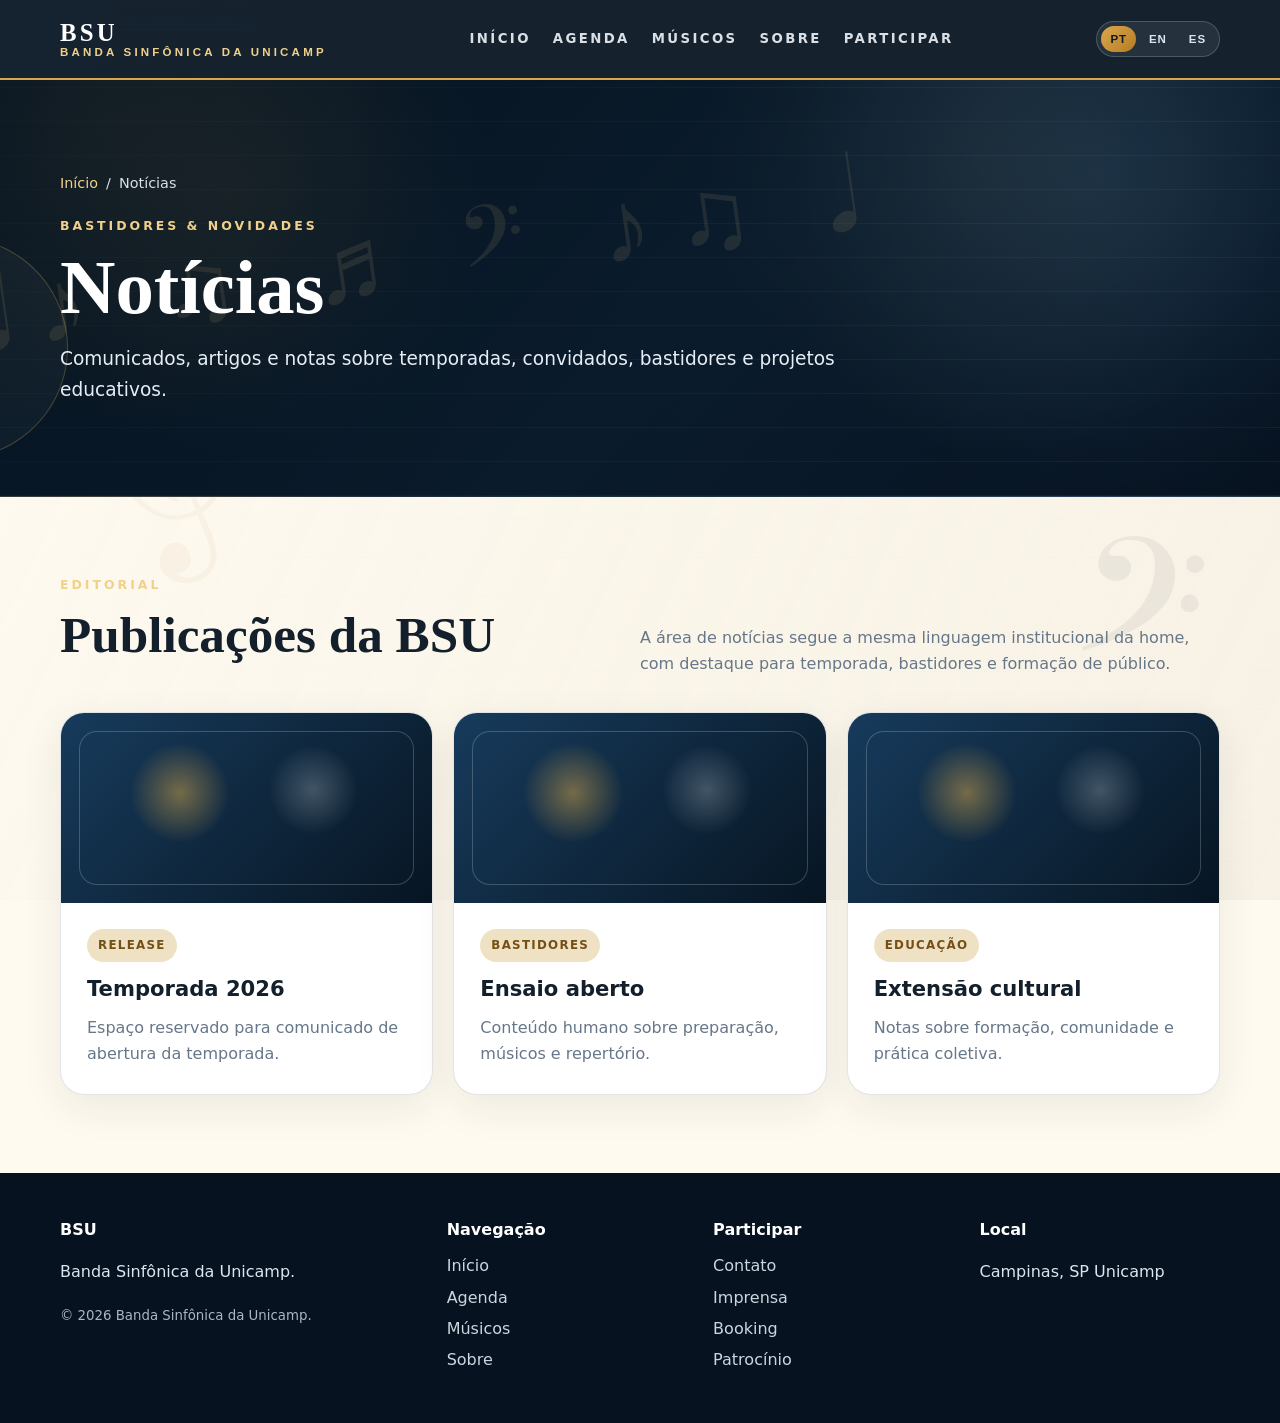
<file: noticias.html>
<!doctype html>
<html lang="pt-BR">
<head><meta charset="utf-8"><meta name="viewport" content="width=device-width, initial-scale=1"><meta name="description" content="Notícias, comunicados e bastidores da Banda Sinfônica da Unicamp."><title>Notícias — BSU</title><link rel="stylesheet" href="assets/css/style.css"><link rel="stylesheet" href="assets/css/score-motion.css"></head>
<body>
<header class="site-header"><div class="container nav"><a class="brand" href="index.html"><strong>BSU</strong><span>Banda Sinfônica da Unicamp</span></a><nav class="menu"><a href="index.html">Início</a><a href="agenda.html">Agenda</a><a href="musicos.html">Músicos</a><a href="sobre.html">Sobre</a><a href="contato.html">Participar</a></nav><details class="mobile-menu"><summary class="hamb" aria-label="Abrir menu"><span></span></summary><nav class="mobile-panel"><a href="index.html">Início</a><a href="agenda.html">Agenda</a><a href="musicos.html">Músicos</a><a href="sobre.html">Sobre</a><a href="contato.html">Participar</a></nav></details></div></header>
<main><section class="page-hero"><div class="container"><div class="breadcrumb"><a href="index.html">Início</a><span>/</span><span>Notícias</span></div><div class="eyebrow">Bastidores & novidades</div><h1>Notícias</h1><p>Comunicados, artigos e notas sobre temporadas, convidados, bastidores e projetos educativos.</p></div></section><section class="section"><div class="container"><div class="section-title"><div><div class="eyebrow">Editorial</div><h2>Publicações da BSU</h2></div><p>A área de notícias segue a mesma linguagem institucional da home, com destaque para temporada, bastidores e formação de público.</p></div><div class="grid-3"><article class="card featured"><div class="card-media"></div><div class="card-body"><span class="tag">Release</span><h3>Temporada 2026</h3><p>Espaço reservado para comunicado de abertura da temporada.</p></div></article><article class="card featured"><div class="card-media"></div><div class="card-body"><span class="tag">Bastidores</span><h3>Ensaio aberto</h3><p>Conteúdo humano sobre preparação, músicos e repertório.</p></div></article><article class="card featured"><div class="card-media"></div><div class="card-body"><span class="tag">Educação</span><h3>Extensão cultural</h3><p>Notas sobre formação, comunidade e prática coletiva.</p></div></article></div></div></section></main>
<footer class="footer"><div class="container footer-grid"><div><h4>BSU</h4><p>Banda Sinfônica da Unicamp.</p><small>© 2026 Banda Sinfônica da Unicamp.</small></div><div><h4>Navegação</h4><a href="index.html">Início</a><a href="agenda.html">Agenda</a><a href="musicos.html">Músicos</a><a href="sobre.html">Sobre</a></div><div><h4>Participar</h4><a href="contato.html">Contato</a><a href="imprensa.html">Imprensa</a><a href="booking.html">Booking</a><a href="patrocinio.html">Patrocínio</a></div><div><h4>Local</h4><p>Campinas, SP — Unicamp</p></div></div></footer>
<script src="assets/js/page-transition.js" defer></script>
</body></html>
</file>
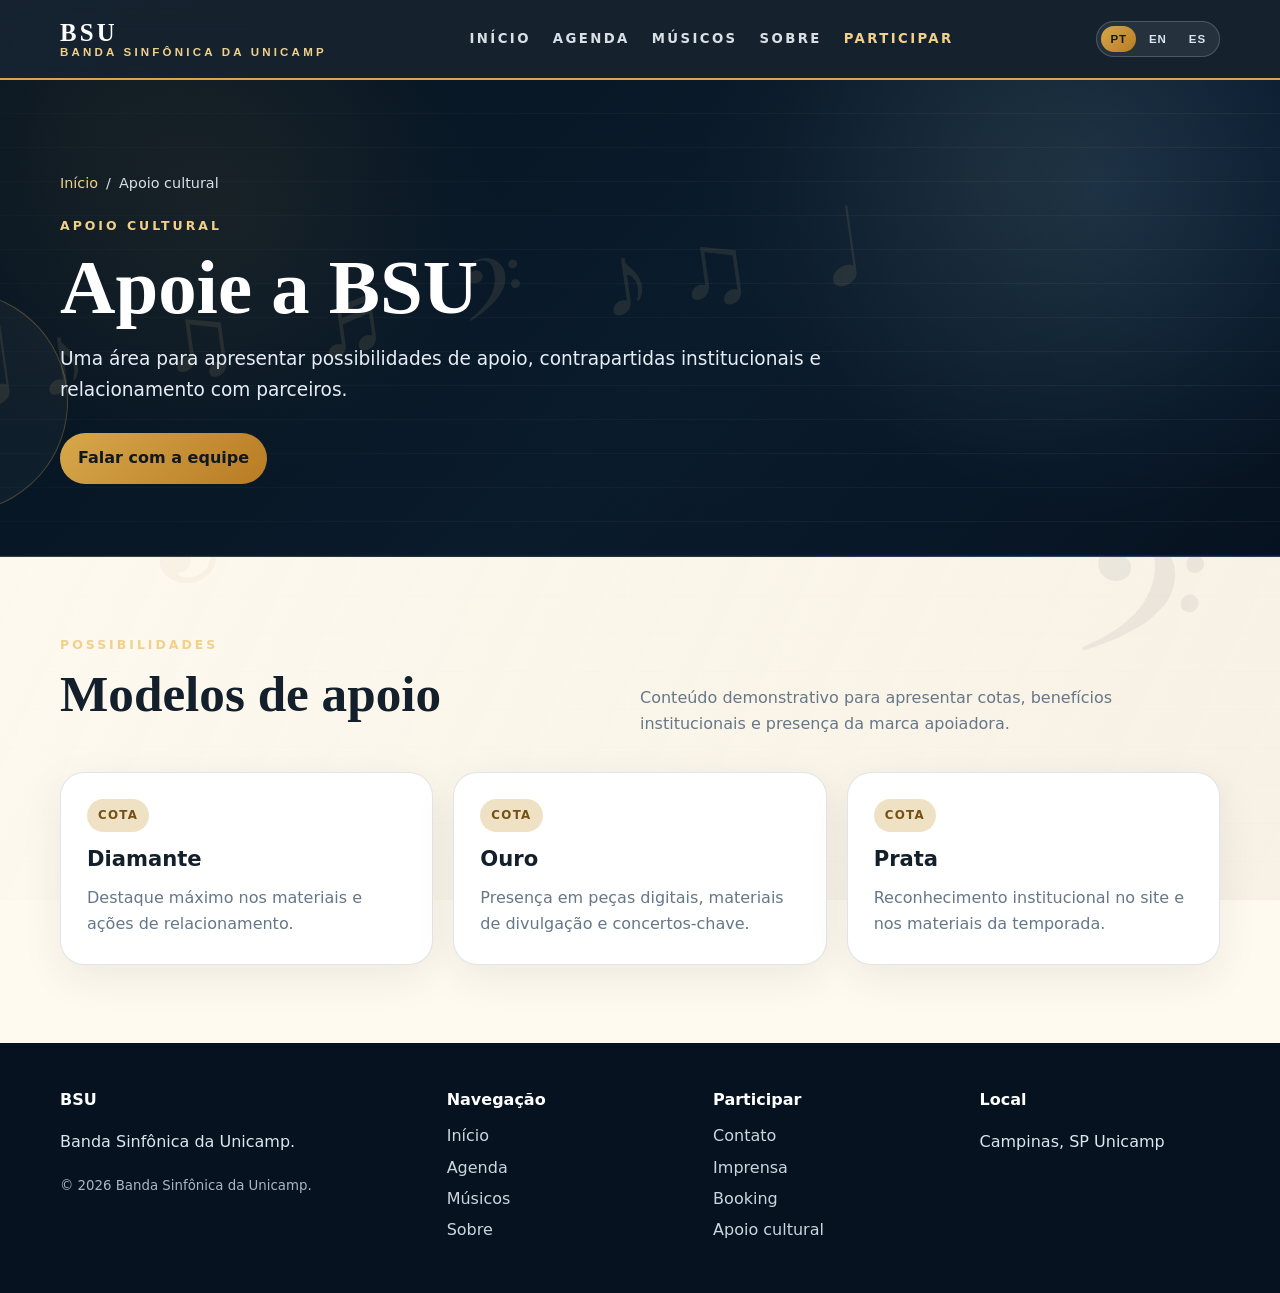
<file: patrocinio.html>
<!doctype html>
<html lang="pt-BR">
<head><meta charset="utf-8"><meta name="viewport" content="width=device-width, initial-scale=1"><meta name="description" content="Apoio cultural para a Banda Sinfônica da Unicamp."><title>Apoio Cultural — BSU</title><link rel="stylesheet" href="assets/css/style.css"><link rel="stylesheet" href="assets/css/score-motion.css"></head>
<body>
<header class="site-header"><div class="container nav"><a class="brand" href="index.html"><strong>BSU</strong><span>Banda Sinfônica da Unicamp</span></a><nav class="menu"><a href="index.html">Início</a><a href="agenda.html">Agenda</a><a href="musicos.html">Músicos</a><a href="sobre.html">Sobre</a><a class="active" href="contato.html">Participar</a></nav><details class="mobile-menu"><summary class="hamb" aria-label="Abrir menu"><span></span></summary><nav class="mobile-panel"><a href="index.html">Início</a><a href="agenda.html">Agenda</a><a href="musicos.html">Músicos</a><a href="sobre.html">Sobre</a><a class="active" href="contato.html">Participar</a></nav></details></div></header>
<main><section class="page-hero"><div class="container"><div class="breadcrumb"><a href="index.html">Início</a><span>/</span><span>Apoio cultural</span></div><div class="eyebrow">Apoio cultural</div><h1>Apoie a BSU</h1><p>Uma área para apresentar possibilidades de apoio, contrapartidas institucionais e relacionamento com parceiros.</p><div class="actions"><a class="btn primary" href="contato.html">Falar com a equipe</a></div></div></section><section class="section"><div class="container"><div class="section-title"><div><div class="eyebrow">Possibilidades</div><h2>Modelos de apoio</h2></div><p>Conteúdo demonstrativo para apresentar cotas, benefícios institucionais e presença da marca apoiadora.</p></div><div class="grid-3"><article class="card"><span class="tag">Cota</span><h3>Diamante</h3><p>Destaque máximo nos materiais e ações de relacionamento.</p></article><article class="card"><span class="tag">Cota</span><h3>Ouro</h3><p>Presença em peças digitais, materiais de divulgação e concertos-chave.</p></article><article class="card"><span class="tag">Cota</span><h3>Prata</h3><p>Reconhecimento institucional no site e nos materiais da temporada.</p></article></div></div></section></main>
<footer class="footer"><div class="container footer-grid"><div><h4>BSU</h4><p>Banda Sinfônica da Unicamp.</p><small>© 2026 Banda Sinfônica da Unicamp.</small></div><div><h4>Navegação</h4><a href="index.html">Início</a><a href="agenda.html">Agenda</a><a href="musicos.html">Músicos</a><a href="sobre.html">Sobre</a></div><div><h4>Participar</h4><a href="contato.html">Contato</a><a href="imprensa.html">Imprensa</a><a href="booking.html">Booking</a><a href="patrocinio.html">Apoio cultural</a></div><div><h4>Local</h4><p>Campinas, SP — Unicamp</p></div></div></footer>
<script src="assets/js/page-transition.js" defer></script>
</body></html>
</file>
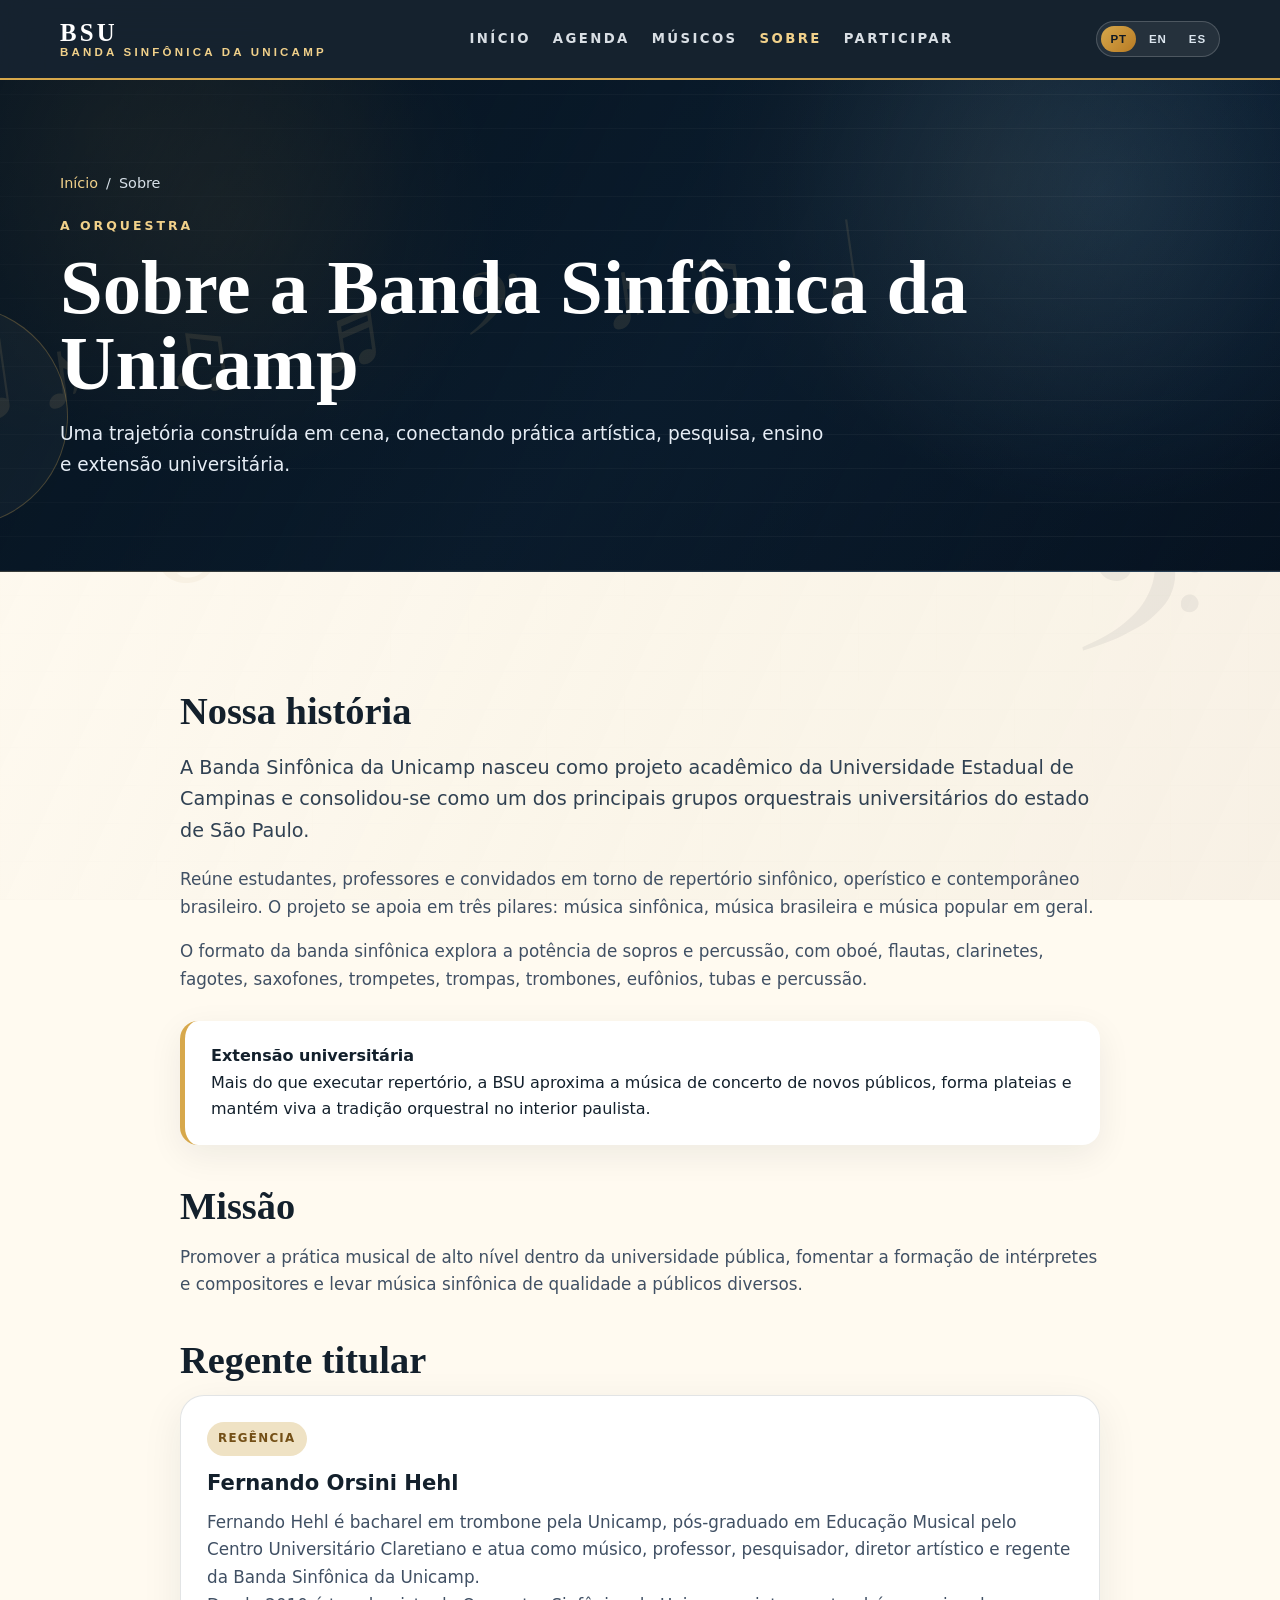
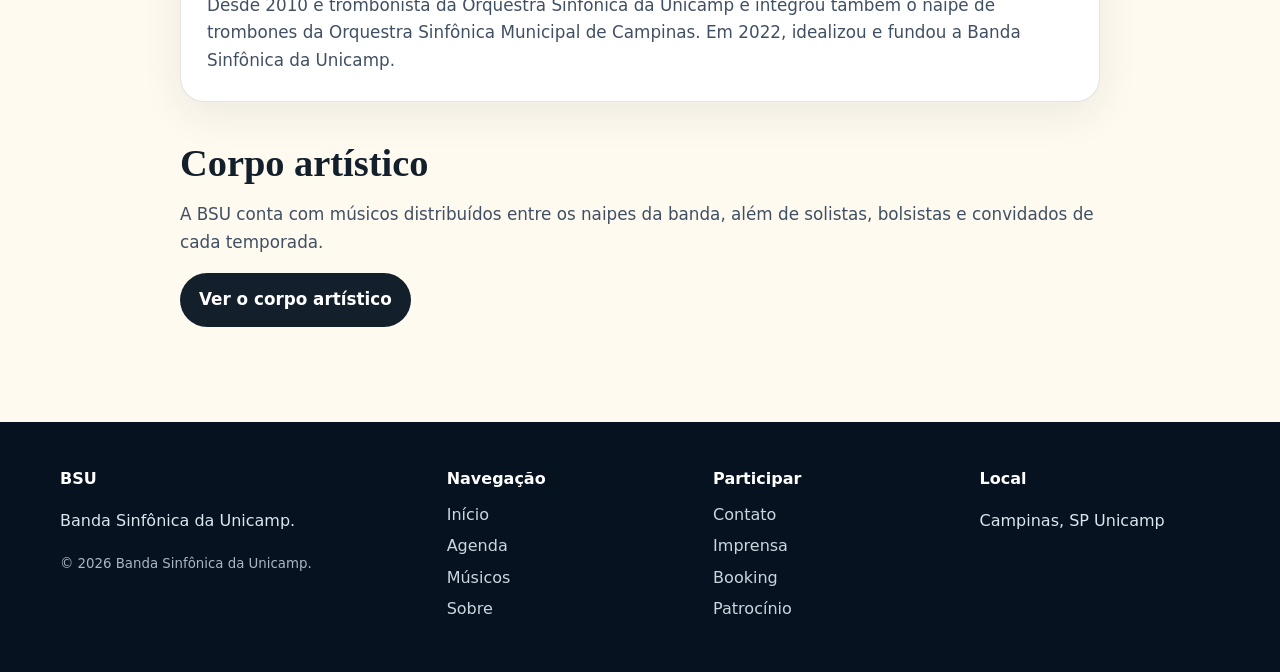
<file: sobre.html>
<!doctype html>
<html lang="pt-BR">
<head>
  <meta charset="utf-8"><meta name="viewport" content="width=device-width, initial-scale=1"><meta name="description" content="História, missão, regência e corpo artístico da Banda Sinfônica da Unicamp."><title>Sobre — BSU</title><link rel="stylesheet" href="assets/css/style.css"><link rel="stylesheet" href="assets/css/score-motion.css">
</head>
<body>
<header class="site-header"><div class="container nav"><a class="brand" href="index.html"><strong>BSU</strong><span>Banda Sinfônica da Unicamp</span></a><nav class="menu"><a href="index.html">Início</a><a href="agenda.html">Agenda</a><a href="musicos.html">Músicos</a><a class="active" href="sobre.html">Sobre</a><a href="contato.html">Participar</a></nav><details class="mobile-menu"><summary class="hamb" aria-label="Abrir menu"><span></span></summary><nav class="mobile-panel"><a href="index.html">Início</a><a href="agenda.html">Agenda</a><a href="musicos.html">Músicos</a><a class="active" href="sobre.html">Sobre</a><a href="contato.html">Participar</a></nav></details></div></header>
<main>
  <section class="page-hero"><div class="container"><div class="breadcrumb"><a href="index.html">Início</a><span>/</span><span>Sobre</span></div><div class="eyebrow">A orquestra</div><h1>Sobre a Banda Sinfônica da Unicamp</h1><p>Uma trajetória construída em cena, conectando prática artística, pesquisa, ensino e extensão universitária.</p></div></section>
  <section class="section"><div class="container content"><h2>Nossa história</h2><p class="lead">A Banda Sinfônica da Unicamp nasceu como projeto acadêmico da Universidade Estadual de Campinas e consolidou-se como um dos principais grupos orquestrais universitários do estado de São Paulo.</p><p>Reúne estudantes, professores e convidados em torno de repertório sinfônico, operístico e contemporâneo brasileiro. O projeto se apoia em três pilares: música sinfônica, música brasileira e música popular em geral.</p><p>O formato da banda sinfônica explora a potência de sopros e percussão, com oboé, flautas, clarinetes, fagotes, saxofones, trompetes, trompas, trombones, eufônios, tubas e percussão.</p><div class="quote-box"><strong>Extensão universitária</strong><br>Mais do que executar repertório, a BSU aproxima a música de concerto de novos públicos, forma plateias e mantém viva a tradição orquestral no interior paulista.</div><h2>Missão</h2><p>Promover a prática musical de alto nível dentro da universidade pública, fomentar a formação de intérpretes e compositores e levar música sinfônica de qualidade a públicos diversos.</p><h2>Regente titular</h2><div class="card"><span class="tag">Regência</span><h3>Fernando Orsini Hehl</h3><p>Fernando Hehl é bacharel em trombone pela Unicamp, pós-graduado em Educação Musical pelo Centro Universitário Claretiano e atua como músico, professor, pesquisador, diretor artístico e regente da Banda Sinfônica da Unicamp.</p><p>Desde 2010 é trombonista da Orquestra Sinfônica da Unicamp e integrou também o naipe de trombones da Orquestra Sinfônica Municipal de Campinas. Em 2022, idealizou e fundou a Banda Sinfônica da Unicamp.</p></div><h2>Corpo artístico</h2><p>A BSU conta com músicos distribuídos entre os naipes da banda, além de solistas, bolsistas e convidados de cada temporada.</p><p><a class="btn dark" href="musicos.html">Ver o corpo artístico</a></p></div></section>
</main>
<footer class="footer"><div class="container footer-grid"><div><h4>BSU</h4><p>Banda Sinfônica da Unicamp.</p><small>© 2026 Banda Sinfônica da Unicamp.</small></div><div><h4>Navegação</h4><a href="index.html">Início</a><a href="agenda.html">Agenda</a><a href="musicos.html">Músicos</a><a href="sobre.html">Sobre</a></div><div><h4>Participar</h4><a href="contato.html">Contato</a><a href="imprensa.html">Imprensa</a><a href="booking.html">Booking</a><a href="patrocinio.html">Patrocínio</a></div><div><h4>Local</h4><p>Campinas, SP — Unicamp</p></div></div></footer>
<script src="assets/js/page-transition.js" defer></script>
</body>
</html>
</file>
<file: assets/css/style.css>
:root{
  --navy:#071522;--navy-2:#0d2237;--navy-3:#12314f;--blue:#173b5c;--gold:#d7a84b;--gold-2:#f1d18a;--paper:#fffaf0;--paper-2:#f6efe2;--ink:#13202c;--muted:#667789;--line:rgba(19,32,44,.12);--white-line:rgba(255,255,255,.18);--shadow:0 22px 70px rgba(19,32,44,.16);--shadow-dark:0 28px 80px rgba(0,0,0,.32);--radius:24px;font-family:Inter,ui-sans-serif,system-ui,-apple-system,Segoe UI,Roboto,Arial,sans-serif
}
*{box-sizing:border-box}html{scroll-behavior:smooth}body{margin:0;background:var(--paper);color:var(--ink);line-height:1.65}a{color:inherit;text-decoration:none}img{max-width:100%;display:block}.container{width:min(1160px,92vw);margin:auto}.site-header{position:sticky;top:0;z-index:50;background:rgba(7,21,34,.94);backdrop-filter:blur(18px);border-bottom:2px solid var(--gold)}.nav{min-height:78px;display:flex;align-items:center;justify-content:space-between;gap:26px}.brand{display:flex;flex-direction:column;line-height:1.05;letter-spacing:.2em;text-transform:uppercase;font-family:Georgia,serif;font-weight:900}.brand strong{font-size:1.55rem;color:#fff}.brand span{font-size:.72rem;color:var(--gold-2);font-family:Inter,Arial,sans-serif}.menu{display:flex;gap:22px;align-items:center;flex-wrap:wrap;font-size:.83rem;font-weight:900;text-transform:uppercase;letter-spacing:.18em;color:#eef3f8}.menu a{opacity:.9}.menu a:hover,.menu a.active{color:var(--gold-2);opacity:1}.mobile-menu{display:none}.mobile-menu summary{list-style:none}.mobile-menu summary::-webkit-details-marker{display:none}.hamb{width:44px;height:44px;border-radius:14px;border:1px solid var(--white-line);display:grid;place-items:center;background:rgba(255,255,255,.08);cursor:pointer}.hamb span,.hamb span:before,.hamb span:after{display:block;width:20px;height:2px;background:#fff;border-radius:99px;position:relative}.hamb span:before,.hamb span:after{content:"";position:absolute;left:0}.hamb span:before{top:-7px}.hamb span:after{top:7px}.mobile-panel{position:absolute;left:4vw;right:4vw;top:74px;background:rgba(7,21,34,.98);border:1px solid var(--white-line);border-radius:22px;padding:16px;box-shadow:var(--shadow-dark);display:grid;gap:6px}.mobile-panel a{padding:13px 14px;border-radius:14px;color:#eef3f8;font-weight:900;text-transform:uppercase;letter-spacing:.12em}.mobile-panel a:hover,.mobile-panel a.active{background:rgba(215,168,75,.14);color:var(--gold-2)}

.hero{background:radial-gradient(circle at 80% 16%,rgba(215,168,75,.30),transparent 30%),linear-gradient(135deg,#081827 0%,#102b46 55%,#071522 100%);color:#fff;padding:92px 0}.hero.split .container{display:grid;grid-template-columns:1.05fr .95fr;gap:46px;align-items:center}.eyebrow{text-transform:uppercase;letter-spacing:.24em;font-size:.78rem;color:var(--gold-2);font-weight:900}.hero h1,.page-hero h1,.section-title h2{font-family:Georgia,serif;line-height:.98;margin:14px 0 18px}.hero h1{font-size:clamp(3.1rem,7vw,6.5rem)}.page-hero h1{font-size:clamp(2.8rem,6vw,5.6rem)}.hero p,.page-hero p{font-size:1.16rem;color:#e6edf5;max-width:720px}.hero-art{min-height:430px;border-radius:36px;background:linear-gradient(160deg,rgba(255,255,255,.13),rgba(255,255,255,.04));border:1px solid var(--white-line);box-shadow:var(--shadow-dark);position:relative;overflow:hidden}.hero-art:before{content:"";position:absolute;inset:28px;border-radius:30px;background:linear-gradient(160deg,rgba(8,24,39,.08),rgba(8,24,39,.82)),radial-gradient(circle at 28% 40%,rgba(215,168,75,.36) 0 12%,transparent 13%),radial-gradient(circle at 64% 30%,rgba(215,168,75,.25) 0 18%,transparent 19%),linear-gradient(135deg,#1b3149,#0b1c2f)}.hero-art:after{content:"Área para foto oficial da banda";position:absolute;left:42px;right:42px;bottom:42px;padding:20px;border-radius:22px;background:rgba(8,24,39,.74);border:1px solid var(--white-line);color:#f6e7bd;font-weight:900}

.home-hero{padding:84px 0 48px;background:radial-gradient(circle at 9% 14%,rgba(215,168,75,.26),transparent 24%),radial-gradient(circle at 82% 18%,rgba(69,124,169,.28),transparent 28%),linear-gradient(135deg,#071522 0%,#0d2237 52%,#06111f 100%);color:#fff;overflow:hidden}.home-hero-grid{display:grid;grid-template-columns:minmax(0,1fr) 420px;gap:42px;align-items:stretch}.home-kicker{display:inline-flex;gap:10px;align-items:center;margin-bottom:18px;padding:9px 14px;border-radius:999px;background:rgba(255,255,255,.08);border:1px solid var(--white-line);color:var(--gold-2);font-weight:900;text-transform:uppercase;letter-spacing:.16em;font-size:.76rem}.home-hero h1{font-family:Georgia,serif;font-size:clamp(3.4rem,7.4vw,7.1rem);line-height:.89;margin:0 0 22px;letter-spacing:-.05em;max-width:820px}.home-hero p{font-size:1.22rem;color:#e6edf5;max-width:710px;margin:0}.hero-note{margin-top:22px;display:grid;grid-template-columns:repeat(3,1fr);gap:12px;max-width:720px}.hero-note div{padding:16px;border-radius:18px;background:rgba(255,255,255,.075);border:1px solid var(--white-line)}.hero-note b{display:block;color:var(--gold-2);font-size:1.55rem;line-height:1.1}.hero-note span{color:#dce6ef;font-size:.92rem}.actions{display:flex;gap:14px;flex-wrap:wrap;margin-top:28px}.btn{display:inline-flex;align-items:center;justify-content:center;border-radius:999px;border:1px solid var(--white-line);padding:12px 18px;font-weight:900;background:rgba(255,255,255,.08);color:#fff;transition:.2s}.btn.primary{background:linear-gradient(135deg,var(--gold),#b87b24);color:#101923;border:0}.btn.dark{border-color:var(--line);background:var(--ink);color:#fff}.btn.light{color:var(--ink);background:#fff;border-color:var(--line)}.btn:hover{transform:translateY(-1px)}
.hero-program{border-radius:34px;background:linear-gradient(180deg,rgba(255,250,240,.98),rgba(246,239,226,.96));color:var(--ink);padding:24px;box-shadow:var(--shadow-dark);border:1px solid rgba(255,255,255,.34);position:relative;overflow:hidden}.hero-program:before{content:"";position:absolute;right:-60px;top:-70px;width:190px;height:190px;border-radius:50%;background:rgba(215,168,75,.2)}.program-top{position:relative;display:flex;justify-content:space-between;gap:18px;align-items:flex-start;padding-bottom:18px;border-bottom:1px solid var(--line)}.program-date{width:92px;min-width:92px;border-radius:24px;overflow:hidden;text-align:center;box-shadow:0 12px 32px rgba(19,32,44,.14);background:#fff}.program-date span{display:block;background:var(--ink);color:#fff;font-size:.72rem;font-weight:900;text-transform:uppercase;letter-spacing:.16em;padding:8px}.program-date b{display:block;font-family:Georgia,serif;font-size:2.4rem;line-height:1;padding:15px 8px 6px;color:#8a6115}.program-date small{display:block;font-size:.72rem;text-transform:uppercase;font-weight:900;color:#8a6115;padding:0 8px 12px}.program-content h2{font-family:Georgia,serif;font-size:2.15rem;line-height:1.04;margin:10px 0}.program-content p{color:#516273;margin:0 0 16px;font-size:1rem}.program-list{position:relative;margin-top:18px;display:grid;gap:12px}.program-item{display:grid;grid-template-columns:82px 1fr;gap:14px;align-items:center;padding:14px;border-radius:20px;background:#fff;border:1px solid var(--line)}.program-item time{font-weight:900;color:#8a6115;text-transform:uppercase;letter-spacing:.08em}.program-item strong{display:block}.program-item small{color:var(--muted)}
.polaroid-stage{position:relative;margin-top:48px;min-height:280px}.polaroid-stack{display:grid;grid-template-columns:repeat(4,1fr);gap:22px;align-items:end}.polaroid{background:#fff;color:var(--ink);padding:12px 12px 18px;border-radius:8px;box-shadow:0 18px 48px rgba(0,0,0,.32);border:1px solid rgba(255,255,255,.58);transform:rotate(var(--rotate));transition:.2s}.polaroid:hover{transform:rotate(0deg) translateY(-6px)}.polaroid .photo{min-height:170px;border-radius:4px;background:linear-gradient(140deg,rgba(8,24,39,.18),rgba(8,24,39,.8)),radial-gradient(circle at 35% 32%,rgba(215,168,75,.58) 0 12%,transparent 13%),radial-gradient(circle at 68% 40%,rgba(255,255,255,.35) 0 11%,transparent 12%),linear-gradient(135deg,#253f5d,#071522);display:grid;place-items:center;color:#f5e5bd;font-weight:900;text-align:center;padding:18px}.polaroid figcaption{margin-top:12px;font-weight:900;font-family:Georgia,serif;font-size:1.05rem}.polaroid small{display:block;color:var(--muted);font-family:Inter,Arial,sans-serif;font-size:.78rem;margin-top:2px}.polaroid:nth-child(1){--rotate:-3deg}.polaroid:nth-child(2){--rotate:2deg}.polaroid:nth-child(3){--rotate:-1deg}.polaroid:nth-child(4){--rotate:3deg}

.page-hero{position:relative;background:radial-gradient(circle at 8% 10%,rgba(215,168,75,.22),transparent 25%),radial-gradient(circle at 86% 22%,rgba(69,124,169,.32),transparent 28%),linear-gradient(135deg,#071522 0%,#0d2237 54%,#06111f 100%);color:#fff;padding:92px 0 72px;border-bottom:1px solid rgba(255,255,255,.08);overflow:hidden}.page-hero:after{content:"";position:absolute;right:8vw;bottom:-55px;width:220px;height:220px;border-radius:50%;border:1px solid rgba(215,168,75,.28);background:rgba(255,255,255,.035)}.page-hero .container{position:relative;z-index:1}.page-hero p{max-width:780px}.breadcrumb{display:flex;gap:8px;font-size:.9rem;color:#d7e0e8;margin-bottom:20px}.breadcrumb a{color:var(--gold-2)}

.section{padding:78px 0}.section.navy{background:var(--navy);color:#fff}.section-title{display:flex;justify-content:space-between;align-items:end;gap:28px;margin-bottom:34px}.section-title h2{font-size:clamp(2.1rem,4vw,3.7rem)}.section-title p{max-width:580px;margin:0;color:var(--muted)}.navy .section-title p{color:#d8e2eb}.grid-4{display:grid;grid-template-columns:repeat(4,1fr);gap:18px}.grid-3{display:grid;grid-template-columns:repeat(3,1fr);gap:20px}.grid-2{display:grid;grid-template-columns:repeat(2,1fr);gap:24px}.card{background:#fff;border:1px solid var(--line);border-radius:var(--radius);padding:26px;box-shadow:0 12px 40px rgba(19,32,44,.08)}.card.featured{padding:0;overflow:hidden}.card.featured .card-media{height:190px;background:linear-gradient(135deg,#173b5c,#071522);position:relative}.card.featured .card-media:after{content:"";position:absolute;inset:18px;border:1px solid rgba(255,255,255,.2);border-radius:18px;background:radial-gradient(circle at 30% 40%,rgba(215,168,75,.5),transparent 20%),radial-gradient(circle at 70% 38%,rgba(255,255,255,.22),transparent 18%)}.card.featured .card-body{padding:26px}.navy .card,.card.dark{background:rgba(255,255,255,.08);border-color:var(--white-line);box-shadow:none;color:#fff}.card h3{font-size:1.32rem;margin:10px 0 8px}.card p{margin:0;color:var(--muted)}.navy .card p,.card.dark p{color:#dbe4ec}.tag{display:inline-flex;align-items:center;border-radius:999px;background:#efe2c4;color:#745017;padding:7px 11px;font-size:.74rem;text-transform:uppercase;letter-spacing:.11em;font-weight:900}.agenda-card{display:grid;grid-template-columns:88px 1fr;gap:18px;align-items:center}.agenda-date{border-radius:18px;overflow:hidden;text-align:center;background:var(--paper-2);border:1px solid var(--line)}.agenda-date b{display:block;background:var(--ink);color:#fff;padding:8px;font-size:.82rem;text-transform:uppercase}.agenda-date span{display:block;font-family:Georgia,serif;font-size:2rem;font-weight:900;color:#8a6115;padding:8px 8px 2px}.agenda-date small{display:block;color:#8a6115;text-transform:uppercase;font-weight:900;padding-bottom:10px}.agenda-copy h3{margin:0 0 6px}.agenda-copy p{margin:0 0 12px}.status{display:inline-flex;border-radius:999px;padding:6px 10px;background:#f3e4c4;color:#72500f;font-size:.75rem;font-weight:900;text-transform:uppercase;letter-spacing:.08em}
.content{max-width:920px}.content h2{font-family:Georgia,serif;font-size:2.4rem;line-height:1.1;margin:40px 0 14px}.content p{font-size:1.05rem;color:#405064}.content .lead{font-size:1.2rem;color:#304152}.quote-box{border-left:5px solid var(--gold);background:#fff;padding:22px 26px;border-radius:18px;margin:28px 0;box-shadow:0 10px 34px rgba(19,32,44,.07)}.filters{display:flex;flex-wrap:wrap;gap:10px;margin:26px 0 34px}.filters a{padding:9px 13px;border-radius:999px;background:#fff;border:1px solid var(--line);font-weight:900;color:#2b3a48}.filters a:hover{background:var(--ink);color:#fff}.roster-section{scroll-margin-top:100px;margin:34px 0 44px}.roster-title{display:flex;justify-content:space-between;align-items:center;gap:18px;border-bottom:1px solid var(--line);padding-bottom:12px;margin-bottom:18px}.roster-title h2{margin:0;font-family:Georgia,serif;font-size:2.1rem}.count{font-weight:900;color:#7b5a1b;background:#f1e0bc;padding:7px 11px;border-radius:999px}.musician-grid{display:grid;grid-template-columns:repeat(3,1fr);gap:14px}.musician{background:#fff;border:1px solid var(--line);border-radius:18px;padding:16px;box-shadow:0 8px 28px rgba(19,32,44,.05)}.musician small{display:block;color:#95680f;font-weight:900;text-transform:uppercase;letter-spacing:.08em}.musician strong{display:block;margin-top:4px}
.orchestra-stage{margin:32px 0 42px;padding:28px;border-radius:34px;background:radial-gradient(circle at 50% 0,rgba(215,168,75,.24),transparent 34%),linear-gradient(180deg,#0d2237,#071522);color:#fff;box-shadow:var(--shadow-dark);border:1px solid var(--white-line)}.orchestra-stage h2{font-family:Georgia,serif;font-size:2.5rem;line-height:1;margin:0 0 10px;text-align:center}.orchestra-stage p{color:#dce6ef;text-align:center;margin:0 auto 24px;max-width:760px}.stage-row{display:flex;justify-content:center;gap:14px;flex-wrap:wrap;margin:12px 0}.stage-block{border:1px solid var(--white-line);background:rgba(255,255,255,.08);border-radius:20px;padding:14px 16px;min-width:150px;text-align:center}.stage-block strong{display:block;color:var(--gold-2);font-family:Georgia,serif;font-size:1.1rem}.stage-block span{font-size:.84rem;color:#dce6ef}.stage-row.front .stage-block{min-width:230px}.stage-row.woodwinds .stage-block{background:rgba(255,255,255,.1)}.stage-row.brass .stage-block{background:rgba(215,168,75,.12)}.stage-row.base .stage-block{background:rgba(69,124,169,.16)}
.empty-state{border:1px dashed rgba(19,32,44,.22);border-radius:24px;padding:34px;background:#fff}.form-grid{display:grid;grid-template-columns:repeat(2,1fr);gap:16px}.field{display:flex;flex-direction:column;gap:6px}.field input,.field textarea{border:1px solid var(--line);border-radius:16px;padding:13px 14px;font:inherit;background:#fff}.field textarea{min-height:140px;resize:vertical}.span-2{grid-column:span 2}.footer{background:#06121f;color:#dce6ef;padding:44px 0}.footer-grid{display:grid;grid-template-columns:1.2fr repeat(3,.8fr);gap:26px}.footer h4{margin:0 0 10px;color:#fff}.footer a{display:block;color:#cbd6df;margin:5px 0}.footer small{color:#aab7c3}.notice{padding:14px 16px;border-radius:18px;background:#f7eddb;border:1px solid #e8d3a7;color:#5f4311;font-weight:800}
@media(max-width:1040px){.home-hero-grid{grid-template-columns:1fr}.hero-program{max-width:720px}.polaroid-stack{grid-template-columns:repeat(2,1fr)}.grid-4{grid-template-columns:repeat(2,1fr)}}
@media(max-width:960px){.hero.split .container,.grid-3,.grid-2,.footer-grid{grid-template-columns:1fr}.section-title{display:block}.menu{gap:12px;font-size:.76rem;letter-spacing:.08em}.nav{gap:18px}.hero{padding:62px 0}.hero-art{min-height:320px}.musician-grid{grid-template-columns:repeat(2,1fr)}.form-grid{grid-template-columns:1fr}.span-2{grid-column:auto}.hero-note{grid-template-columns:1fr 1fr}}
@media(max-width:760px){.site-header{border-bottom:1px solid rgba(215,168,75,.65)}.nav{min-height:66px;flex-direction:row;align-items:center;padding:0}.brand span{display:none}.brand strong{font-size:1.35rem;letter-spacing:.28em}.menu{display:none}.mobile-menu{display:block}.home-hero{padding:54px 0 38px}.home-hero h1{font-size:clamp(2.8rem,14vw,4.8rem)}.home-hero p{font-size:1.05rem}.program-top{display:block}.program-date{margin:18px 0 0}.page-hero{padding:66px 0 52px}.page-hero h1{font-size:clamp(2.5rem,13vw,4.6rem)}.actions .btn{width:100%}.hero-note{grid-template-columns:1fr}.polaroid-stage{margin-top:34px;min-height:0}.polaroid-stack{grid-template-columns:1fr}.polaroid{transform:none}.grid-4{grid-template-columns:1fr}.agenda-card{grid-template-columns:1fr}.program-item{grid-template-columns:1fr}.stage-row{display:grid;grid-template-columns:1fr}.stage-block,.stage-row.front .stage-block{min-width:0;width:100%}}
@media(max-width:620px){.musician-grid{grid-template-columns:1fr}.hero h1{font-size:2.8rem}.section{padding:54px 0}.card{padding:22px}.section-title h2{font-size:2.25rem}.footer-grid{grid-template-columns:1fr}.mobile-panel{top:66px}.container{width:min(100% - 28px,1160px)}}
</file>
<file: assets/css/theater.css>
/* Camada visual: identidade de concerto/teatro, tickets e movimento musical */
.home-hero,.page-hero{position:relative;isolation:isolate;overflow:hidden}.home-hero:before,.page-hero:before{content:"♪  ♫     ♬        ♩    ♪        ♫";position:absolute;inset:auto -10vw 18% -10vw;z-index:-1;font-family:Georgia,serif;font-size:clamp(3rem,9vw,8rem);letter-spacing:.18em;white-space:nowrap;color:rgba(241,209,138,.10);transform:rotate(-8deg);animation:score-drift 30s ease-in-out infinite;pointer-events:none}.home-hero:after,.page-hero:after{content:"";position:absolute;inset:0;z-index:-2;background:radial-gradient(circle at 50% 100%,rgba(215,168,75,.16),transparent 30%),repeating-linear-gradient(10deg,rgba(255,255,255,.035) 0 1px,transparent 1px 72px);pointer-events:none}@keyframes score-drift{0%,100%{transform:translateX(-5%) rotate(-8deg)}50%{transform:translateX(4%) rotate(-5deg)}}
.home-kicker,.tag{border:1px solid rgba(215,168,75,.35);box-shadow:inset 0 0 0 1px rgba(255,255,255,.05)}.hero-centered{grid-template-columns:1fr!important;max-width:930px;margin-left:auto;margin-right:auto;text-align:center}.hero-centered .actions,.hero-centered .hero-note{justify-content:center;margin-left:auto;margin-right:auto}.hero-centered p{margin-left:auto;margin-right:auto}
.ticket-strip{margin-top:38px;display:grid;grid-template-columns:170px minmax(0,1fr) 230px;align-items:stretch;gap:0;border-radius:30px;background:linear-gradient(180deg,#fffaf0,#f3e4c1);color:var(--ink);border:1px solid rgba(139,97,21,.32);box-shadow:0 32px 100px rgba(0,0,0,.32);position:relative;overflow:hidden}.ticket-strip:before,.ticket-strip:after{content:"";position:absolute;top:50%;width:42px;height:84px;background:#0d2237;border-radius:999px;transform:translateY(-50%);z-index:4}.ticket-strip:before{left:-21px}.ticket-strip:after{right:-21px}.ticket-strip .ticket-stub{display:grid;place-items:center;text-align:center;padding:22px 18px;border-right:1px dashed rgba(139,97,21,.42);background:linear-gradient(135deg,rgba(215,168,75,.18),rgba(255,255,255,.18));position:relative}.ticket-stub span{font-weight:900;letter-spacing:.28em;font-size:.78rem;color:#7b5513}.ticket-stub strong{font-family:Georgia,serif;font-size:2.8rem;line-height:1;color:#13202c}.ticket-stub small{text-transform:uppercase;letter-spacing:.14em;font-weight:900;color:#7b5513}.ticket-main{padding:28px 34px;position:relative}.ticket-main:after{content:"";position:absolute;inset:16px;border:1px solid rgba(139,97,21,.16);border-radius:18px;pointer-events:none}.ticket-label{display:inline-flex;border-radius:999px;background:#ead3a5;color:#60420e;padding:7px 11px;font-weight:900;text-transform:uppercase;letter-spacing:.14em;font-size:.72rem}.ticket-main h2{font-family:Georgia,serif;font-size:clamp(2rem,3vw,3rem);line-height:1;margin:12px 0 10px}.ticket-main p{margin:0;color:#516273;max-width:760px}.ticket-actions{display:grid;gap:12px;align-content:center;padding:24px;border-left:1px dashed rgba(139,97,21,.42);background:rgba(255,255,255,.42)}.ticket-button{display:flex;align-items:center;justify-content:center;text-align:center;border-radius:999px;padding:13px 16px;border:1px solid rgba(139,97,21,.24);font-weight:900;background:#fffaf0;color:#13202c}.ticket-button.primary{background:linear-gradient(135deg,var(--gold),#b87b24);border:0;color:#101923}.ticket-button:hover{transform:translateY(-1px)}
.hero-program{border-radius:28px;background:linear-gradient(180deg,#fffaf0,#f3e6cb);border:1px solid rgba(139,97,21,.28);box-shadow:0 30px 90px rgba(0,0,0,.34);position:relative;padding:0;color:var(--ink)}.hero-program:before,.hero-program:after{content:"";position:absolute;top:50%;width:34px;height:68px;background:#0d2237;border-radius:999px;transform:translateY(-50%);z-index:2}.hero-program:before{left:-17px}.hero-program:after{right:-17px}.program-top{padding:26px 26px 22px;border-bottom:1px dashed rgba(139,97,21,.38)}.program-list{padding:0 26px 26px;margin-top:0}.program-item{border-style:dashed;background:rgba(255,255,255,.62)}.program-date{border-radius:20px;border:1px solid rgba(139,97,21,.18)}.program-date span{background:#13202c}.program-content h2:before{content:"Bilhete de concerto";display:block;font-family:Inter,Arial,sans-serif;text-transform:uppercase;letter-spacing:.18em;font-size:.68rem;color:#8a6115;margin:0 0 8px}.program-content h2{font-size:2rem}.hero-program .btn.light{background:#fffaf0}
.ticket-ribbon{display:inline-flex;align-items:center;gap:10px;border:1px solid rgba(215,168,75,.38);border-radius:999px;padding:8px 12px;background:rgba(255,250,240,.08);color:var(--gold-2);font-weight:900;text-transform:uppercase;letter-spacing:.16em;font-size:.72rem}.card.agenda-card{position:relative;background:linear-gradient(180deg,#fffaf0,#f6ead1);border:1px solid rgba(139,97,21,.22);box-shadow:0 14px 45px rgba(19,32,44,.10);overflow:hidden}.card.agenda-card:before,.card.agenda-card:after{content:"";position:absolute;top:50%;width:24px;height:48px;border-radius:999px;background:var(--paper);transform:translateY(-50%)}.card.agenda-card:before{left:-12px}.card.agenda-card:after{right:-12px}.agenda-date{background:#fff;border-color:rgba(139,97,21,.16)}.status{background:#ead3a5;color:#60420e}.card.featured .card-media{background:linear-gradient(145deg,rgba(19,32,44,.28),rgba(7,21,34,.94)),radial-gradient(circle at 34% 36%,rgba(215,168,75,.48),transparent 16%),radial-gradient(circle at 67% 46%,rgba(255,250,240,.22),transparent 18%),linear-gradient(135deg,#173b5c,#071522)}.polaroid{box-shadow:0 20px 50px rgba(0,0,0,.30),0 0 0 1px rgba(215,168,75,.12)}.polaroid .photo{background:linear-gradient(140deg,rgba(19,32,44,.12),rgba(7,21,34,.88)),radial-gradient(circle at 35% 32%,rgba(215,168,75,.58) 0 12%,transparent 13%),radial-gradient(circle at 68% 40%,rgba(255,250,240,.35) 0 11%,transparent 12%),linear-gradient(135deg,#253f5d,#071522)}.footer{background:linear-gradient(180deg,#071522,#050d17)}
@media(max-width:980px){.ticket-strip{grid-template-columns:1fr}.ticket-strip:before,.ticket-strip:after{display:none}.ticket-strip .ticket-stub{border-right:0;border-bottom:1px dashed rgba(139,97,21,.42);display:flex;gap:12px;justify-content:center}.ticket-actions{border-left:0;border-top:1px dashed rgba(139,97,21,.42);grid-template-columns:1fr 1fr}.ticket-main{text-align:center}.ticket-main p{margin:auto}}
@media(max-width:760px){.home-hero:before,.page-hero:before{font-size:3.4rem;inset:auto -20vw 8% -20vw}.hero-program:before,.hero-program:after{display:none}.program-top,.program-list{padding-left:20px;padding-right:20px}.card.agenda-card:before,.card.agenda-card:after{display:none}.ticket-strip{margin-top:28px;border-radius:22px}.ticket-main{padding:24px 20px}.ticket-actions{grid-template-columns:1fr;padding:18px}.ticket-stub strong{font-size:2.2rem}}
</file>
<file: assets/css/score-motion.css>
/* Camada global: sensação de partitura, claves, notas em movimento e folhear de página */
body{position:relative;overflow-x:hidden}body:before{content:"";position:fixed;inset:0;z-index:-20;pointer-events:none;background:linear-gradient(115deg,rgba(255,250,240,.92),rgba(246,239,226,.82)),repeating-linear-gradient(0deg,rgba(19,32,44,.045) 0 1px,transparent 1px 38px),repeating-linear-gradient(90deg,rgba(215,168,75,.04) 0 1px,transparent 1px 78px)}body:after{content:"\1D11E   \2669  \266A   \266B      \266C   \1D122      \266A   \266B   \2669     \1D121";position:fixed;left:-18vw;right:-18vw;top:18vh;z-index:-19;pointer-events:none;white-space:nowrap;font-family:Georgia,serif;font-size:clamp(3.2rem,10vw,9rem);letter-spacing:.22em;color:rgba(139,97,21,.06);transform:rotate(-7deg);animation:scoreFlow 42s ease-in-out infinite}.score-clefs{position:fixed;inset:0;z-index:-18;pointer-events:none;overflow:hidden}.score-clefs:before{content:"\1D11E";position:absolute;left:7vw;top:28vh;font-family:Georgia,serif;font-size:clamp(8rem,18vw,18rem);color:rgba(139,97,21,.045);transform:rotate(-10deg);animation:clefFloat 36s ease-in-out infinite}.score-clefs:after{content:"\1D122";position:absolute;right:6vw;bottom:12vh;font-family:Georgia,serif;font-size:clamp(7rem,16vw,15rem);color:rgba(7,21,34,.055);transform:rotate(8deg);animation:clefFloatAlt 44s ease-in-out infinite}.home-hero,.page-hero{position:relative;isolation:isolate}.home-hero .container,.page-hero .container{position:relative;z-index:2}.home-hero:before,.page-hero:before{content:"";position:absolute;inset:0;z-index:0;pointer-events:none;background:linear-gradient(115deg,rgba(7,21,34,.80),rgba(7,21,34,.28)),repeating-linear-gradient(0deg,rgba(255,250,240,.07) 0 1px,transparent 1px 34px),radial-gradient(circle at 18% 28%,rgba(215,168,75,.16),transparent 24%),radial-gradient(circle at 78% 20%,rgba(241,209,138,.10),transparent 28%)}.home-hero:after,.page-hero:after{content:"\1D11E   \2669 \266A   \266B      \266C     \1D122  \266A \266B     \2669";position:absolute;left:-12vw;right:-12vw;bottom:9%;z-index:1;pointer-events:none;white-space:nowrap;font-family:Georgia,serif;font-size:clamp(2.6rem,8vw,7.2rem);letter-spacing:.24em;color:rgba(241,209,138,.10);transform:rotate(-8deg);animation:heroScoreFlow 34s ease-in-out infinite}.score-page-turn{position:fixed;inset:0;z-index:200;pointer-events:none;perspective:1200px;opacity:0;transition:opacity .12s ease}.score-page-turn:before{content:"";position:absolute;inset:-8vh -8vw;background:linear-gradient(105deg,#fffaf0 0%,#f5e7c8 42%,#d6b56c 49%,rgba(7,21,34,.16) 56%,rgba(7,21,34,.03) 100%),repeating-linear-gradient(0deg,transparent 0 30px,rgba(19,32,44,.14) 30px 31px,transparent 31px 38px);box-shadow:-24px 0 70px rgba(0,0,0,.24);transform-origin:left center;transform:rotateY(76deg) translateX(-10%);border-left:1px solid rgba(139,97,21,.22)}.score-page-turn:after{content:"\1D11E  \2669  \266A  \266B  \266C  \1D122  \266A  \266B";position:absolute;left:10vw;top:42vh;font-family:Georgia,serif;font-size:clamp(2.8rem,8vw,7rem);letter-spacing:.22em;color:rgba(86,60,18,.17);transform:rotate(-8deg);opacity:0}.is-page-turning .score-page-turn{opacity:1}.is-page-turning .score-page-turn:before{animation:pageTurnOut .34s cubic-bezier(.22,.72,.22,1) forwards}.is-page-turning .score-page-turn:after{animation:musicInk .28s ease forwards}.has-entered main{animation:pageEnter .30s ease both}@keyframes scoreFlow{0%,100%{transform:translateX(-3%) rotate(-7deg)}50%{transform:translateX(4%) rotate(-5deg)}}@keyframes heroScoreFlow{0%,100%{transform:translateX(-3%) rotate(-8deg)}50%{transform:translateX(4%) rotate(-6deg)}}@keyframes clefFloat{0%,100%{transform:translateY(0) rotate(-10deg)}50%{transform:translateY(24px) translateX(10px) rotate(-7deg)}}@keyframes clefFloatAlt{0%,100%{transform:translateY(0) rotate(8deg)}50%{transform:translateY(-28px) translateX(-12px) rotate(5deg)}}@keyframes pageTurnOut{0%{transform:rotateY(76deg) translateX(-10%);opacity:.18}58%{transform:rotateY(10deg) translateX(0);opacity:.9}100%{transform:rotateY(0deg) translateX(0);opacity:.95}}@keyframes musicInk{0%{opacity:0;transform:translateX(-30px) rotate(-8deg)}65%{opacity:.72}100%{opacity:.24;transform:translateX(26px) rotate(-6deg)}}@keyframes pageEnter{0%{opacity:.9;transform:translateY(5px)}100%{opacity:1;transform:none}}@media(prefers-reduced-motion:reduce){body:after,.home-hero:after,.page-hero:after,.score-clefs:before,.score-clefs:after{animation:none}.score-page-turn{display:none}.has-entered main{animation:none}}@media(max-width:760px){body:after{font-size:3.6rem;top:24vh}.home-hero:after,.page-hero:after{font-size:3rem;bottom:4%}.score-page-turn:after{left:4vw;top:48vh}.score-clefs:before{left:-4vw;top:34vh}.score-clefs:after{right:-8vw;bottom:8vh}}
</file>
<file: assets/css/orchestra.css>
.orchestra-arc-stage{margin:32px 0 42px;padding:30px;border-radius:34px;background:radial-gradient(circle at 50% 90%,rgba(215,168,75,.30),transparent 22%),radial-gradient(circle at 50% 16%,rgba(69,124,169,.24),transparent 35%),linear-gradient(180deg,#0d2237,#071522);color:#fff;box-shadow:var(--shadow-dark);border:1px solid var(--white-line);overflow:hidden}.orchestra-arc-stage h2{font-family:Georgia,serif;font-size:clamp(2rem,4vw,3rem);line-height:1;margin:0 0 10px;text-align:center}.orchestra-arc-stage p{color:#dce6ef;text-align:center;margin:0 auto 26px;max-width:820px}.arc-map{position:relative;min-height:570px;border-radius:30px;background:radial-gradient(ellipse at 50% 96%,rgba(215,168,75,.17),transparent 34%),linear-gradient(180deg,rgba(255,255,255,.045),rgba(255,255,255,.02));border:1px solid rgba(255,255,255,.12)}.arc-map:before,.arc-map:after{content:"";position:absolute;left:50%;transform:translateX(-50%);border:1px solid rgba(215,168,75,.25);border-bottom:0;border-radius:1000px 1000px 0 0;pointer-events:none}.arc-map:before{bottom:64px;width:86%;height:73%}.arc-map:after{bottom:122px;width:66%;height:52%;border-color:rgba(255,255,255,.16)}.arc-seat{position:absolute;left:var(--x);top:var(--y);transform:translate(-50%,-50%);min-width:126px;max-width:190px;text-align:center;padding:12px 14px;border-radius:999px;background:rgba(255,255,255,.10);border:1px solid rgba(255,255,255,.22);box-shadow:0 16px 42px rgba(0,0,0,.22);z-index:2}.arc-seat strong{display:block;color:var(--gold-2);font-family:Georgia,serif;font-size:1.03rem;line-height:1.05}.arc-seat span{display:block;margin-top:3px;font-size:.78rem;color:#dce6ef;line-height:1.2}.arc-seat.conductor{--x:50%;--y:90%;min-width:260px;border-radius:26px;background:linear-gradient(135deg,var(--gold),#b87b24);color:#101923;border:0;box-shadow:0 22px 60px rgba(215,168,75,.28)}.arc-seat.conductor strong{color:#101923;font-size:1.25rem}.arc-seat.conductor span{color:#2b1c06}.arc-seat.spalla{--x:50%;--y:72%;min-width:230px;background:rgba(255,255,255,.16)}
/* Disposição conceitual para banda sinfônica: madeiras à frente, saxofones no miolo, metais atrás, graves e percussão ao fundo. A posição pode variar por palco e repertório. */
.arc-seat.flauta{--x:20%;--y:66%}.arc-seat.oboe{--x:34%;--y:59%}.arc-seat.clarinete{--x:50%;--y:54%;min-width:174px}.arc-seat.saxofone{--x:66%;--y:59%}.arc-seat.trompa{--x:24%;--y:40%}.arc-seat.trompete{--x:40%;--y:34%}.arc-seat.trombone{--x:58%;--y:34%}.arc-seat.eufonio{--x:73%;--y:42%}.arc-seat.tuba{--x:75%;--y:22%}.arc-seat.contrabaixo{--x:30%;--y:22%}.arc-seat.percussao{--x:50%;--y:16%;min-width:190px}.arc-seat.family-madeiras{background:rgba(255,255,255,.12)}.arc-seat.family-metais{background:rgba(215,168,75,.13)}.arc-seat.family-base{background:rgba(69,124,169,.18)}.musician-button{width:100%;text-align:left;cursor:pointer;font:inherit}.musician-button span{display:block;margin-top:10px;color:#8a6115;font-weight:900;font-size:.82rem}.profile-open{overflow:hidden}.profile-backdrop{position:fixed;inset:0;background:rgba(4,10,18,.74);backdrop-filter:blur(8px);z-index:80}.profile-modal{position:fixed;z-index:90;left:50%;top:50%;transform:translate(-50%,-50%);width:min(920px,92vw);max-height:88vh;overflow:auto;border-radius:30px;background:linear-gradient(180deg,#fffaf0,#f3e6cb);box-shadow:0 36px 110px rgba(0,0,0,.45);border:1px solid rgba(139,97,21,.28);padding:28px}.profile-close{position:absolute;top:18px;right:18px;border:0;background:#13202c;color:#fff;border-radius:999px;padding:10px 14px;font-weight:900;cursor:pointer}.profile-grid{display:grid;grid-template-columns:280px 1fr;gap:28px;align-items:start}.profile-polaroid{margin:0;background:#fff;padding:14px 14px 22px;border-radius:10px;box-shadow:0 22px 55px rgba(19,32,44,.22);transform:rotate(-2deg)}.profile-photo{height:330px;border-radius:5px;overflow:hidden;background:linear-gradient(140deg,rgba(8,24,39,.16),rgba(8,24,39,.88)),radial-gradient(circle at 35% 32%,rgba(215,168,75,.58) 0 12%,transparent 13%),linear-gradient(135deg,#253f5d,#071522);display:grid;place-items:center}.profile-photo img{width:100%;height:100%;object-fit:cover}.profile-placeholder{width:138px;height:138px;border-radius:50%;display:grid;place-items:center;background:rgba(255,250,240,.14);border:1px solid rgba(255,255,255,.24);color:#f1d18a;font-family:Georgia,serif;font-size:3rem;font-weight:900}.profile-polaroid figcaption{font-family:Georgia,serif;font-weight:900;font-size:1.2rem;margin-top:14px}.profile-copy h2{font-family:Georgia,serif;font-size:clamp(2.1rem,4vw,3.4rem);line-height:1;margin:14px 0}.profile-copy h3{margin:24px 0 6px}.profile-role{text-transform:uppercase;letter-spacing:.12em;font-weight:900;color:#7b5a1b}.profile-links{display:flex;gap:10px;flex-wrap:wrap}.profile-links a,.profile-links span{padding:8px 11px;border-radius:999px;background:#fff;border:1px solid rgba(139,97,21,.18);font-weight:900;color:#13202c}.profile-maintenance{margin-top:22px;padding:14px;border-radius:16px;background:rgba(255,255,255,.62);border:1px dashed rgba(139,97,21,.32);font-size:.9rem}.profile-maintenance code{background:#13202c;color:#fff;padding:2px 5px;border-radius:5px}@media(max-width:1040px){.arc-map{min-height:620px}.arc-seat{min-width:118px;padding:11px 12px}.arc-seat strong{font-size:.98rem}.arc-seat span{font-size:.74rem}}@media(max-width:860px){.orchestra-arc-stage{padding:22px}.arc-map{min-height:auto;display:grid;grid-template-columns:1fr 1fr;gap:10px;padding:18px}.arc-map:before,.arc-map:after{display:none}.arc-seat{position:static;transform:none;min-width:0;max-width:none;width:100%;border-radius:18px}.arc-seat.conductor,.arc-seat.spalla{grid-column:1/-1;min-width:0}.arc-seat.conductor{order:-2}.arc-seat.spalla{order:-1}.arc-seat.percussao{min-width:0}.profile-grid{grid-template-columns:1fr}.profile-polaroid{max-width:320px}.profile-modal{padding:22px}}@media(max-width:560px){.arc-map{grid-template-columns:1fr}.orchestra-arc-stage{padding:18px}.arc-seat.conductor strong{font-size:1.12rem}.profile-photo{height:280px}.profile-close{position:static;margin-bottom:14px}}
</file>
